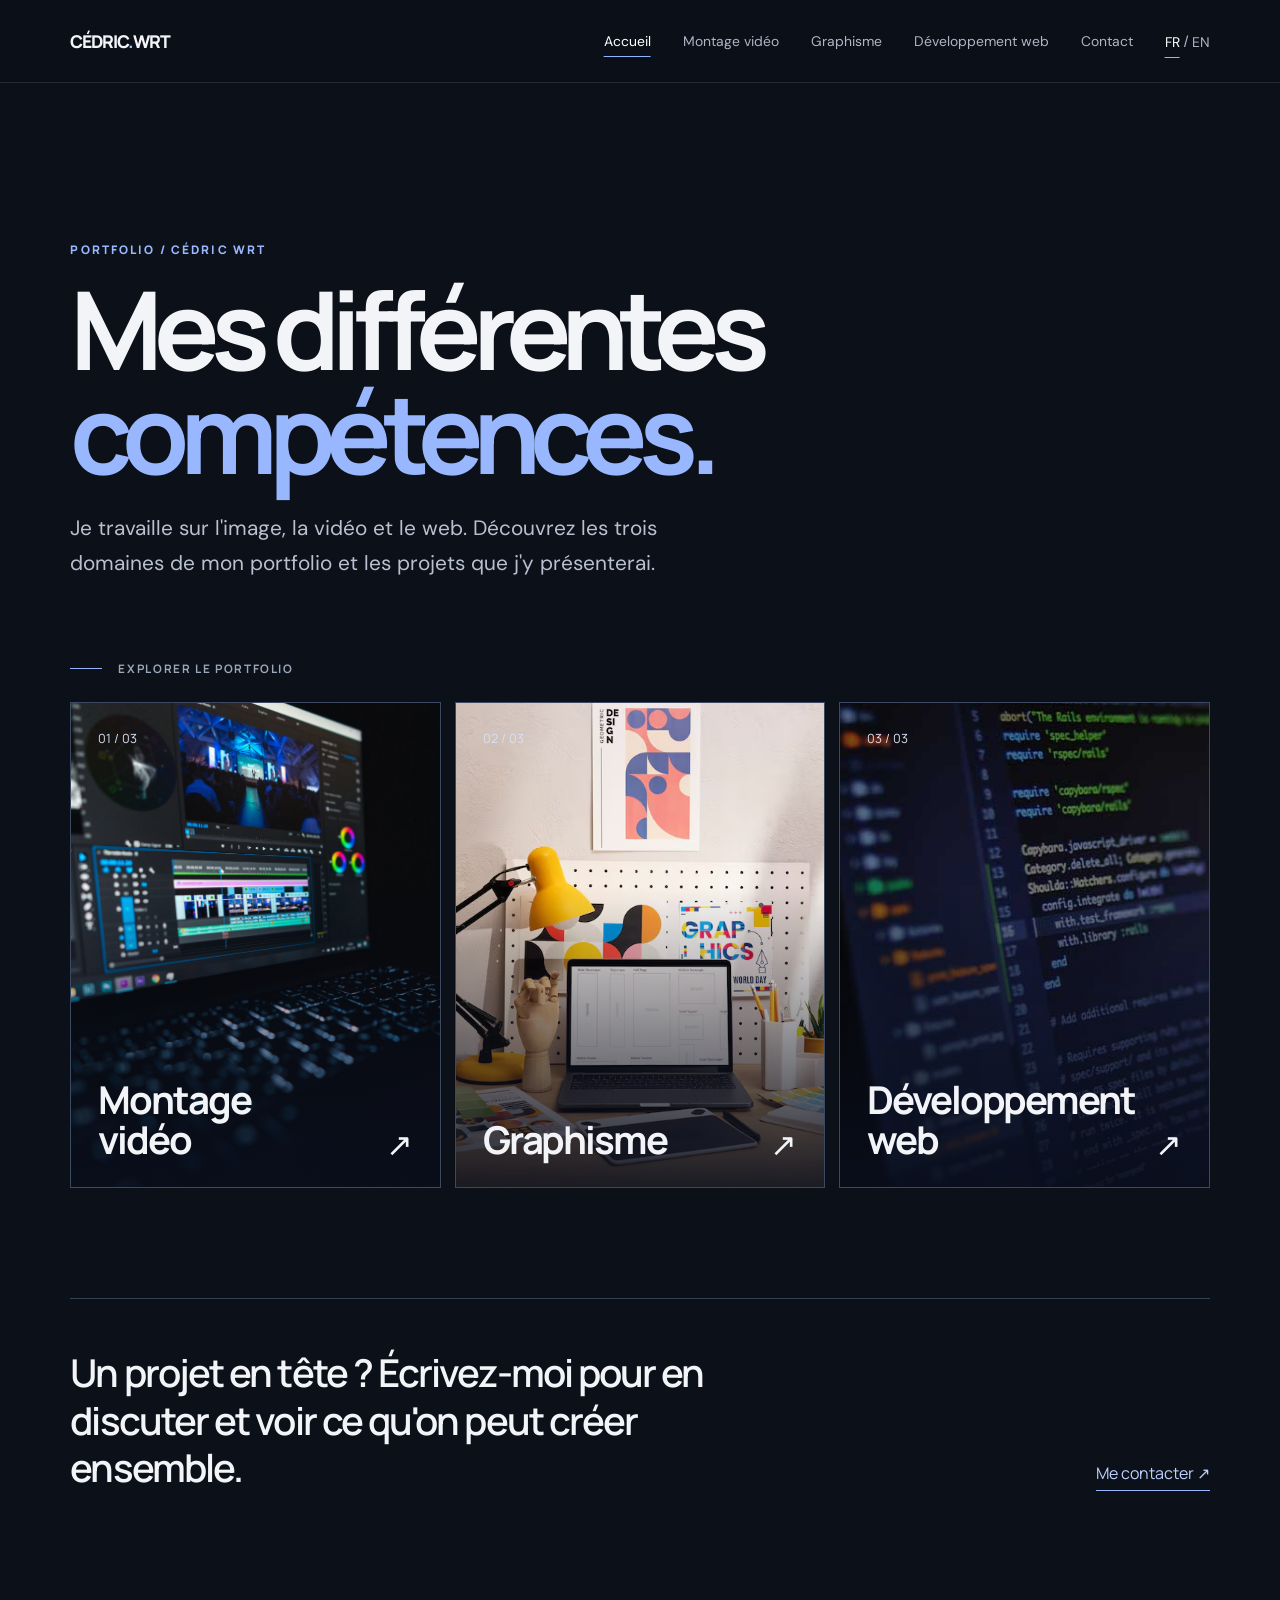
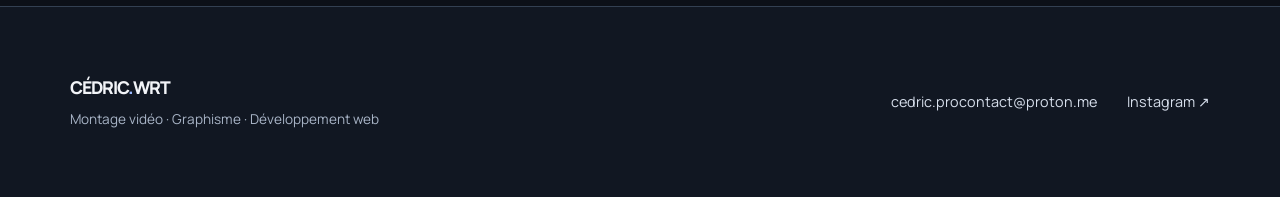
<file: index.html>
<!DOCTYPE html>
<html lang="fr">
  <head>
    <meta charset="utf-8">
    <meta name="viewport" content="width=device-width, initial-scale=1">
    <meta name="description" content="Portfolio de Cédric WRT : montage vidéo, graphisme et développement web.">
    <meta name="theme-color" content="#0c1018">
    <title>Portfoio : Monteur vidéo, graphiste et développeur — Cédric</title>
    <link rel="icon" type="image/svg+xml" href="data:image/svg+xml,%3Csvg%20xmlns%3D%22http%3A//www.w3.org/2000/svg%22%20viewBox%3D%220%200%2064%2064%22%3E%3Crect%20width%3D%2264%22%20height%3D%2264%22%20rx%3D%2214%22%20fill%3D%22%230c1018%22/%3E%3Cpath%20d%3D%22M17%2020h15c10%200%2016%205%2016%2012s-6%2012-16%2012H17V20zm12%208v8h4c4%200%206-1%206-4s-2-4-6-4h-4z%22%20fill%3D%22%239bb9ff%22/%3E%3Ccircle%20cx%3D%2251%22%20cy%3D%2245%22%20r%3D%224%22%20fill%3D%22%239bb9ff%22/%3E%3C/svg%3E">
    <link rel="stylesheet" href="style.css">
    <script src="app.js" defer></script>
  <noscript><style>.menu-toggle { display: none; } .header-inner { height: auto; min-height: 82px; flex-wrap: wrap; padding-top: 20px; padding-bottom: 20px; } .nav { display: flex; position: static; flex-wrap: wrap; } img { opacity: 1 !important; }</style></noscript></head>
  <body data-page="accueil">
    <div id="app"><header class="site-header">
    <div class="shell header-inner">
      <a class="brand" href="index.html" aria-label="Cédric WRT, accueil">
        CÉDRIC<span>.</span>WRT
      </a>

      <button class="menu-toggle" type="button" aria-label="Ouvrir le menu" aria-expanded="false" aria-controls="main-nav">
        Menu
      </button>

      <nav class="nav" id="main-nav" aria-label="Navigation principale">
        <a href="index.html" aria-current="page">Accueil</a><a href="montage-video.html">Montage vidéo</a><a href="graphisme.html">Graphisme</a><a href="developpement-web.html">Développement web</a><a href="contact.html">Contact</a><span class="language-switcher" role="group" aria-label="Langue"><a href="index.html" lang="fr" hreflang="fr" aria-label="Voir cette page en français" aria-current="page">FR</a><span aria-hidden="true"> / </span><a href="index - en.html" lang="en" hreflang="en" aria-label="Voir cette page en anglais">EN</a></span>
      </nav>
    </div>
  </header>
      <main>

    <section class="shell home-hero">
        <span class="eyebrow">Portfolio / Cédric WRT</span>

        <h1>
            Mes différentes<br>
            <em>compétences.</em>
        </h1>

        <p class="lead">
            Je travaille sur l'image, la vidéo et le web.
            Découvrez les trois domaines de mon portfolio
            et les projets que j'y présenterai.
        </p>
    </section>


    <section class="shell" aria-label="Domaines">

        <div class="section-kicker">
            Explorer le portfolio
        </div>

        <div class="tiles">

            <a class="tile" href="montage-video.html">
                <div class="tile-preview">
                    <img src="accueil-montage.jpg" alt="" loading="lazy">
                </div>

                <span class="count">01 / 03</span>

                <span class="tile-footer">
                    <h2>Montage<br>vidéo</h2>
                    <span class="arrow" aria-hidden="true">↗</span>
                </span>
            </a>


            <a class="tile" href="graphisme.html">
                <div class="tile-preview">
                    <img src="accueil-graphisme.jpg" alt="" loading="lazy">
                </div>

                <span class="count">02 / 03</span>

                <span class="tile-footer">
                    <h2>Graphisme</h2>
                    <span class="arrow" aria-hidden="true">↗</span>
                </span>
            </a>


            <a class="tile" href="developpement-web.html">
                <div class="tile-preview">
                    <img src="accueil-web.jpg" alt="" loading="lazy">
                </div>

                <span class="count">03 / 03</span>

                <span class="tile-footer">
                    <h2>Développement<br>web</h2>
                    <span class="arrow" aria-hidden="true">↗</span>
                </span>
            </a>

        </div>


        <div class="closing">

            <h2>
                Un projet en tête ? Écrivez-moi pour en discuter
                et voir ce qu'on peut créer ensemble.
            </h2>

            <a class="text-link" href="contact.html">
                Me contacter ↗
            </a>

        </div>

    </section>

</main>
    <footer class="footer">
    <div class="shell footer-inner">
      <div>
        <a class="brand" href="index.html">
          CÉDRIC<span>.</span>WRT
        </a>
        <p>Montage vidéo · Graphisme · Développement web</p>
      </div>

      <div class="footer-links">
        <a href="mailto:cedric.procontact@proton.me">
          cedric.procontact@proton.me
        </a>

        <a href="https://www.instagram.com/cedric.wrt/" target="_blank" rel="noopener noreferrer">
          Instagram ↗
        </a>
      </div>
    </div>
  </footer></div>
  </body>
</html>
</file>
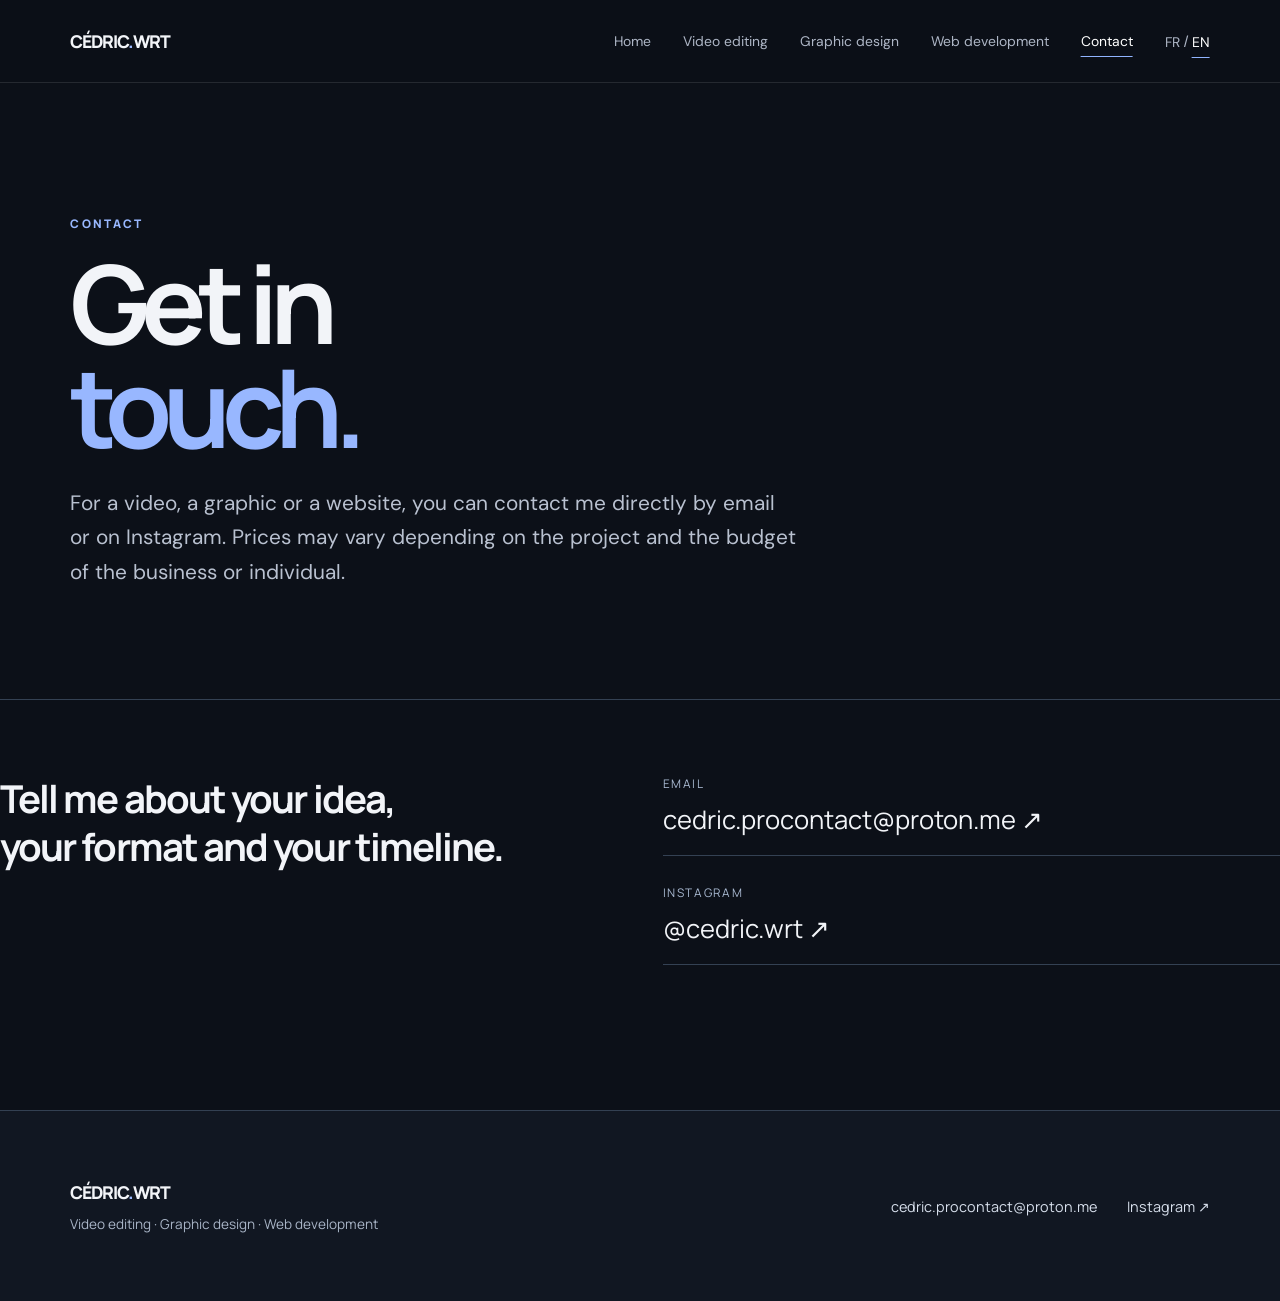
<file: contact - en.html>
<!DOCTYPE html>
<html lang="en">
  <head>
    <meta charset="utf-8">
    <meta name="viewport" content="width=device-width, initial-scale=1">
    <meta name="description" content="Contact Cédric WRT to discuss a video, graphic design or web project and your budget.">
    <meta name="theme-color" content="#0c1018">
    <title>Contact a Video Editor, Graphic Designer & Web Developer — Cédric</title>
    <link rel="icon" type="image/svg+xml" href="data:image/svg+xml,%3Csvg%20xmlns%3D%22http%3A//www.w3.org/2000/svg%22%20viewBox%3D%220%200%2064%2064%22%3E%3Crect%20width%3D%2264%22%20height%3D%2264%22%20rx%3D%2214%22%20fill%3D%22%230c1018%22/%3E%3Cpath%20d%3D%22M17%2020h15c10%200%2016%205%2016%2012s-6%2012-16%2012H17V20zm12%208v8h4c4%200%206-1%206-4s-2-4-6-4h-4z%22%20fill%3D%22%239bb9ff%22/%3E%3Ccircle%20cx%3D%2251%22%20cy%3D%2245%22%20r%3D%224%22%20fill%3D%22%239bb9ff%22/%3E%3C/svg%3E">
    <link rel="stylesheet" href="style.css">
    <script src="app.js" defer></script>
  <meta content="website" property="og:type"><meta content="Contact a Video Editor, Graphic Designer & Web Developer — Cédric" property="og:title"><meta content="Contact Cédric WRT to discuss a video, graphic design or web project and your budget." property="og:description"><meta content="summary" name="twitter:card"><meta content="Contact a Video Editor, Graphic Designer & Web Developer — Cédric" name="twitter:title"><meta content="Contact Cédric WRT to discuss a video, graphic design or web project and your budget." name="twitter:description"><noscript><style>.menu-toggle { display: none; } .header-inner { height: auto; min-height: 82px; flex-wrap: wrap; padding-top: 20px; padding-bottom: 20px; } .nav { display: flex; position: static; flex-wrap: wrap; } img { opacity: 1 !important; }</style></noscript></head>
  <body data-page="contact">
    <div id="app"><header class="site-header">
    <div class="shell header-inner">
      <a class="brand" href="index - en.html" aria-label="Cédric WRT, home">
        CÉDRIC<span>.</span>WRT
      </a>

      <button class="menu-toggle" type="button" aria-label="Open menu" aria-expanded="false" aria-controls="main-nav">
        Menu
      </button>

      <nav class="nav" id="main-nav" aria-label="Main navigation">
        <a href="index - en.html">Home</a><a href="video editing - en.html">Video editing</a><a href="graphisme - en.html">Graphic design</a><a href="webdev - en.html">Web development</a><a href="contact - en.html" aria-current="page">Contact</a><span class="language-switcher" role="group" aria-label="Language"><a href="contact.html" lang="fr" hreflang="fr" aria-label="View this page in French">FR</a><span aria-hidden="true"> / </span><a href="contact - en.html" lang="en" hreflang="en" aria-label="View this page in English" aria-current="page">EN</a></span>
      </nav>
    </div>
  </header>
      <div>

    <main>

        <section class="shell page-intro">

            <span class="eyebrow">
                Contact
            </span>

            <h1>
                Get in<br>
                <em>touch.</em>
            </h1>

            <p class="lead">
                For a video, a graphic or a website, you can contact me directly by email or on Instagram. Prices may vary depending on the project and the budget of the business or individual.
            </p>

        </section>


        <section class="shell contact-block">

            <h2>
                Tell me about your idea,<br>
                your format and your timeline.
            </h2>


            <div class="contact-links">

                <a href="mailto:cedric.procontact@proton.me">
                    <span>Email</span>
                    cedric.procontact@proton.me ↗
                </a>


                <a href="https://www.instagram.com/cedric.wrt/" target="_blank" rel="noopener noreferrer">

                    <span>Instagram</span>
                    @cedric.wrt ↗

                </a>

            </div>

        </section>

    </main>

</div>
    <footer class="footer">
    <div class="shell footer-inner">
      <div>
        <a class="brand" href="index - en.html">
          CÉDRIC<span>.</span>WRT
        </a>
        <p>Video editing · Graphic design · Web development</p>
      </div>

      <div class="footer-links">
        <a href="mailto:cedric.procontact@proton.me">
          cedric.procontact@proton.me
        </a>

        <a href="https://www.instagram.com/cedric.wrt/" target="_blank" rel="noopener noreferrer">
          Instagram ↗
        </a>
      </div>
    </div>
  </footer></div>
  </body>
</html>
</file>
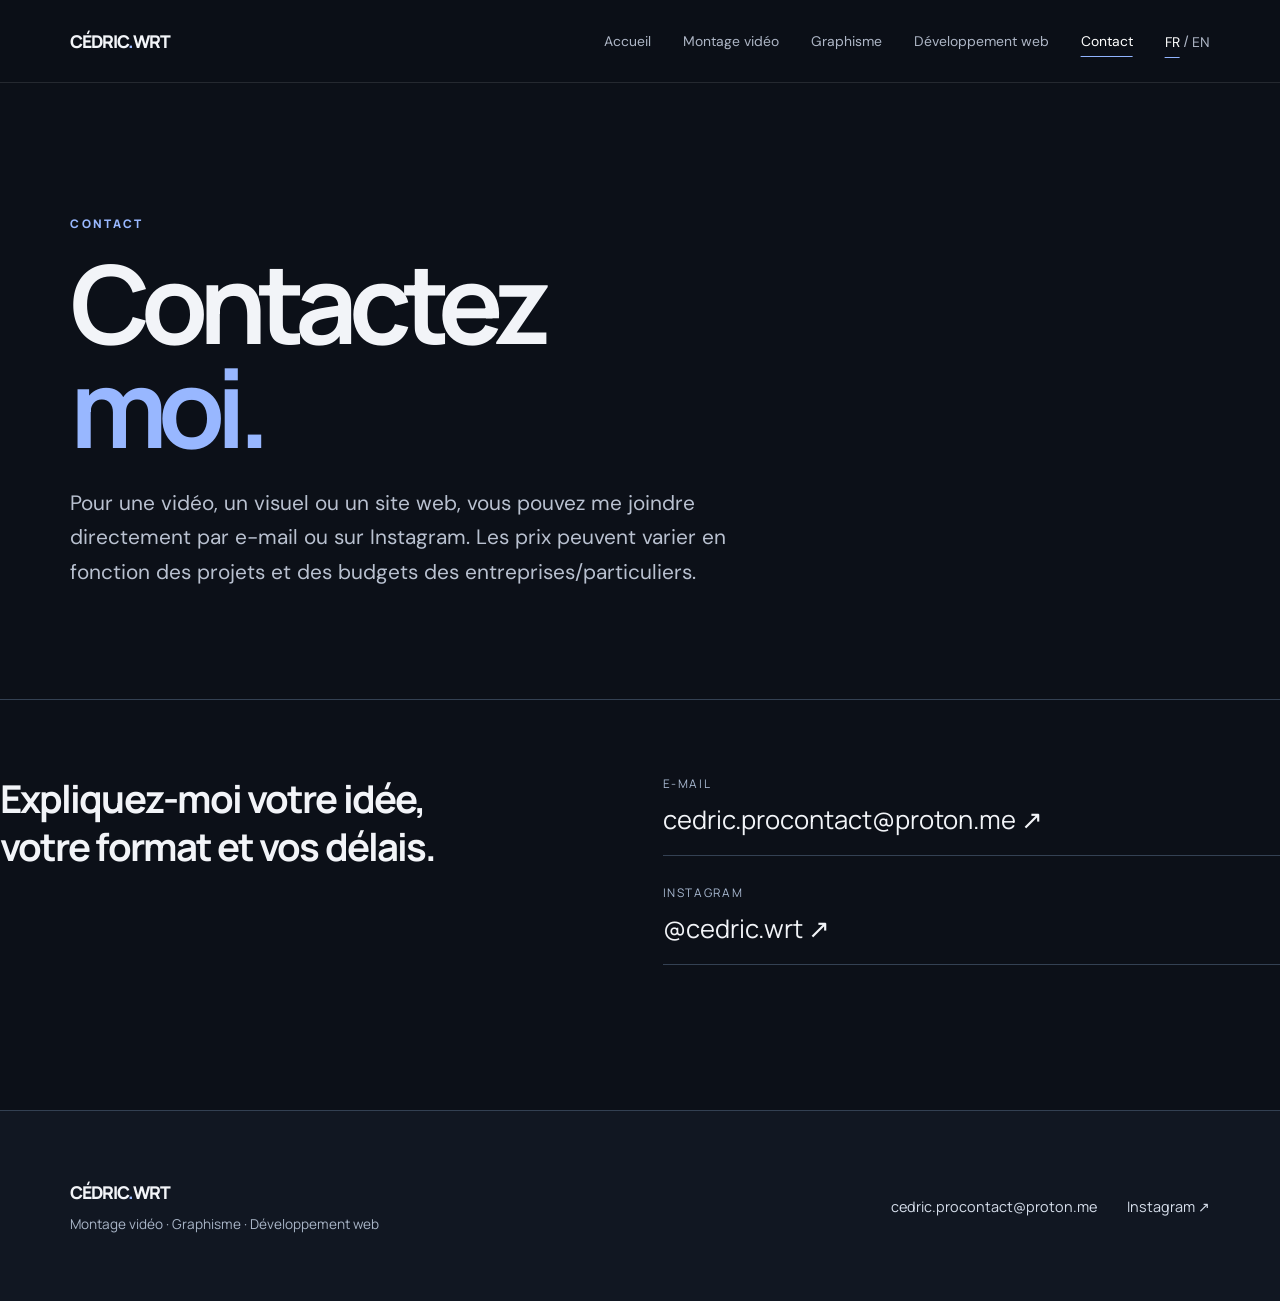
<file: contact.html>
<!DOCTYPE html>
<html lang="fr">
  <head>
    <meta charset="utf-8">
    <meta name="viewport" content="width=device-width, initial-scale=1">
    <meta name="description" content="Contacter Cédric WRT pour un projet créatif.">
    <meta name="theme-color" content="#0c1018">
    <title>Contacter un monteur vidéo, graphiste et développeur — Cédric</title>
    <link rel="icon" type="image/svg+xml" href="data:image/svg+xml,%3Csvg%20xmlns%3D%22http%3A//www.w3.org/2000/svg%22%20viewBox%3D%220%200%2064%2064%22%3E%3Crect%20width%3D%2264%22%20height%3D%2264%22%20rx%3D%2214%22%20fill%3D%22%230c1018%22/%3E%3Cpath%20d%3D%22M17%2020h15c10%200%2016%205%2016%2012s-6%2012-16%2012H17V20zm12%208v8h4c4%200%206-1%206-4s-2-4-6-4h-4z%22%20fill%3D%22%239bb9ff%22/%3E%3Ccircle%20cx%3D%2251%22%20cy%3D%2245%22%20r%3D%224%22%20fill%3D%22%239bb9ff%22/%3E%3C/svg%3E">
    <link rel="stylesheet" href="style.css">
    <script src="app.js" defer></script>
  <noscript><style>.menu-toggle { display: none; } .header-inner { height: auto; min-height: 82px; flex-wrap: wrap; padding-top: 20px; padding-bottom: 20px; } .nav { display: flex; position: static; flex-wrap: wrap; } img { opacity: 1 !important; }</style></noscript></head>
  <body data-page="contact">
    <div id="app"><header class="site-header">
    <div class="shell header-inner">
      <a class="brand" href="index.html" aria-label="Cédric WRT, accueil">
        CÉDRIC<span>.</span>WRT
      </a>

      <button class="menu-toggle" type="button" aria-label="Ouvrir le menu" aria-expanded="false" aria-controls="main-nav">
        Menu
      </button>

      <nav class="nav" id="main-nav" aria-label="Navigation principale">
        <a href="index.html">Accueil</a><a href="montage-video.html">Montage vidéo</a><a href="graphisme.html">Graphisme</a><a href="developpement-web.html">Développement web</a><a href="contact.html" aria-current="page">Contact</a><span class="language-switcher" role="group" aria-label="Langue"><a href="contact.html" lang="fr" hreflang="fr" aria-label="Voir cette page en français" aria-current="page">FR</a><span aria-hidden="true"> / </span><a href="contact - en.html" lang="en" hreflang="en" aria-label="Voir cette page en anglais">EN</a></span>
      </nav>
    </div>
  </header>
      <div>

    <main>

        <section class="shell page-intro">

            <span class="eyebrow">
                Contact
            </span>

            <h1>
                Contactez<br>
                <em>moi.</em>
            </h1>

            <p class="lead">
                Pour une vidéo, un visuel ou un site web,
                vous pouvez me joindre directement par e-mail
                ou sur Instagram. Les prix peuvent varier en 
                fonction des projets et des budgets des entreprises/particuliers.
            </p>

        </section>


        <section class="shell contact-block">

            <h2>
                Expliquez-moi votre idée,<br>
                votre format et vos délais.
            </h2>


            <div class="contact-links">

                <a href="mailto:cedric.procontact@proton.me">
                    <span>E-mail</span>
                    cedric.procontact@proton.me ↗
                </a>


                <a href="https://www.instagram.com/cedric.wrt/" target="_blank" rel="noopener noreferrer">

                    <span>Instagram</span>
                    @cedric.wrt ↗

                </a>

            </div>

        </section>

    </main>

</div>
    <footer class="footer">
    <div class="shell footer-inner">
      <div>
        <a class="brand" href="index.html">
          CÉDRIC<span>.</span>WRT
        </a>
        <p>Montage vidéo · Graphisme · Développement web</p>
      </div>

      <div class="footer-links">
        <a href="mailto:cedric.procontact@proton.me">
          cedric.procontact@proton.me
        </a>

        <a href="https://www.instagram.com/cedric.wrt/" target="_blank" rel="noopener noreferrer">
          Instagram ↗
        </a>
      </div>
    </div>
  </footer></div>
  </body>
</html>
</file>
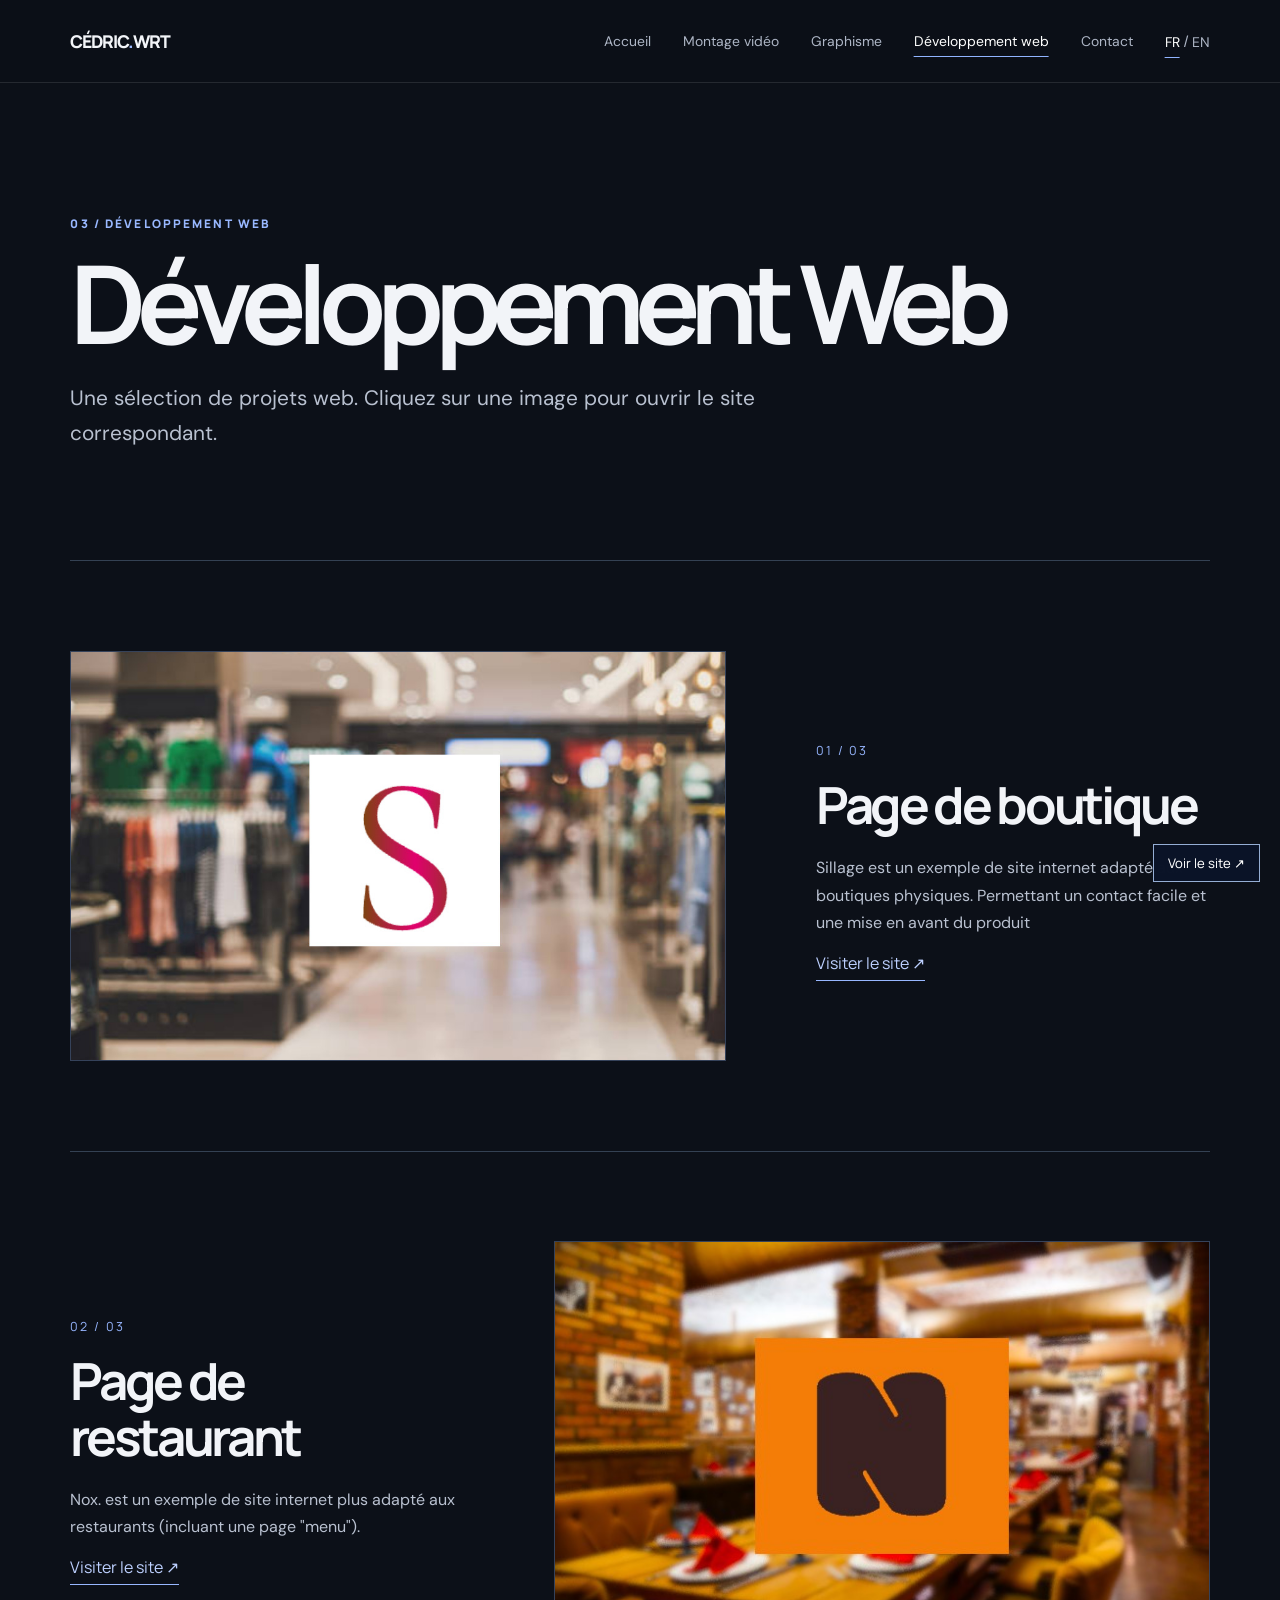
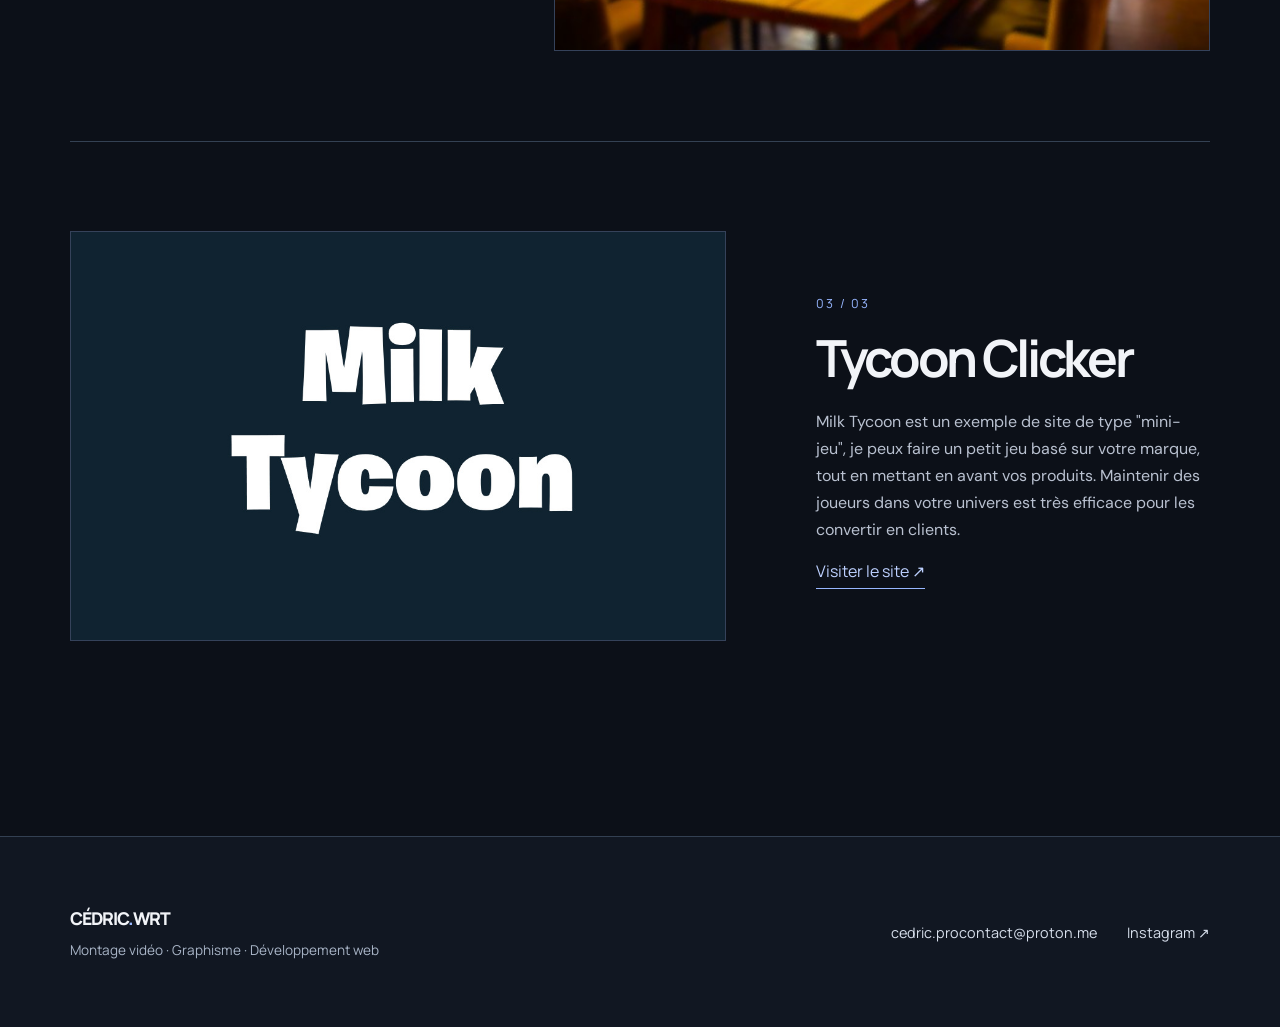
<file: developpement-web.html>
<!DOCTYPE html>
<html lang="fr">
  <head>
    <meta charset="utf-8">
    <meta name="viewport" content="width=device-width, initial-scale=1">
    <meta name="description" content="Projets de développement web par Cédric WRT.">
    <meta name="theme-color" content="#0c1018">
    <title>Développeur web pas cher — Cédric</title>
    <link rel="icon" type="image/svg+xml" href="data:image/svg+xml,%3Csvg%20xmlns%3D%22http%3A//www.w3.org/2000/svg%22%20viewBox%3D%220%200%2064%2064%22%3E%3Crect%20width%3D%2264%22%20height%3D%2264%22%20rx%3D%2214%22%20fill%3D%22%230c1018%22/%3E%3Cpath%20d%3D%22M17%2020h15c10%200%2016%205%2016%2012s-6%2012-16%2012H17V20zm12%208v8h4c4%200%206-1%206-4s-2-4-6-4h-4z%22%20fill%3D%22%239bb9ff%22/%3E%3Ccircle%20cx%3D%2251%22%20cy%3D%2245%22%20r%3D%224%22%20fill%3D%22%239bb9ff%22/%3E%3C/svg%3E">
    <link rel="stylesheet" href="style.css">
    <script src="app.js" defer></script>
  <noscript><style>.menu-toggle { display: none; } .header-inner { height: auto; min-height: 82px; flex-wrap: wrap; padding-top: 20px; padding-bottom: 20px; } .nav { display: flex; position: static; flex-wrap: wrap; } img { opacity: 1 !important; }</style></noscript></head>
  <body data-page="web">
    <div id="app"><header class="site-header">
    <div class="shell header-inner">
      <a class="brand" href="index.html" aria-label="Cédric WRT, accueil">
        CÉDRIC<span>.</span>WRT
      </a>

      <button class="menu-toggle" type="button" aria-label="Ouvrir le menu" aria-expanded="false" aria-controls="main-nav">
        Menu
      </button>

      <nav class="nav" id="main-nav" aria-label="Navigation principale">
        <a href="index.html">Accueil</a><a href="montage-video.html">Montage vidéo</a><a href="graphisme.html">Graphisme</a><a href="developpement-web.html" aria-current="page">Développement web</a><a href="contact.html">Contact</a><span class="language-switcher" role="group" aria-label="Langue"><a href="developpement-web.html" lang="fr" hreflang="fr" aria-label="Voir cette page en français" aria-current="page">FR</a><span aria-hidden="true"> / </span><a href="webdev - en.html" lang="en" hreflang="en" aria-label="Voir cette page en anglais">EN</a></span>
      </nav>
    </div>
  </header>
      <div>

    <main>

        <section class="shell page-intro">

            <span class="eyebrow">
                03 / Développement web
            </span>

            <h1>
                Développement Web
            </h1>

            <p class="lead">
                Une sélection de projets web. Cliquez sur une image
                pour ouvrir le site correspondant.
            </p>

        </section>


        <div class="shell work-list">


            <article class="work-row">

                <a class="media-link" href="https://cedricverse7.github.io/landingpage/" target="_blank" rel="noopener noreferrer" aria-label="Ouvrir Page de boutique dans un nouvel onglet">

                    <div class="media-frame">

                        <img src="site-01.jpg" alt="Page de boutique" loading="lazy">

                        <div class="placeholder" aria-hidden="true">
                            <span class="symbol">▧</span>
                            <span>Image à ajouter</span>
                            <small>site-01.jpg</small>
                        </div>

                    </div>

                    <span class="external-badge">
                        Voir le site ↗
                    </span>

                </a>


                <div class="work-copy">

                    <span class="index">
                        01 / 03
                    </span>

                    <h2>
                        Page de boutique
                    </h2>

                    <p>
                        Sillage est un exemple de site internet adapté
                        aux boutiques physiques. Permettant un contact
                        facile et une mise en avant du produit
                    </p>

                    <a class="text-link" href="https://cedricverse7.github.io/landingpage/" target="_blank" rel="noopener noreferrer">
                        Visiter le site ↗
                    </a>

                </div>

            </article>


            <article class="work-row reverse">

                <a class="media-link" href="https://cedricverse7.github.io/restaurant.landingpage/" target="_blank" rel="noopener noreferrer" aria-label="Ouvrir Page de restaurant dans un nouvel onglet">

                    <div class="media-frame">

                        <img src="site-02.jpg" alt="Page de restaurant" loading="lazy">

                        <div class="placeholder" aria-hidden="true">
                            <span class="symbol">▧</span>
                            <span>Image à ajouter</span>
                            <small>site-02.jpg</small>
                        </div>

                    </div>

                    <span class="external-badge">
                        Voir le site ↗
                    </span>

                </a>


                <div class="work-copy">

                    <span class="index">
                        02 / 03
                    </span>

                    <h2>
                        Page de restaurant
                    </h2>

                    <p>
                        Nox. est un exemple de site internet plus adapté
                        aux restaurants (incluant une page "menu").
                    </p>

                    <a class="text-link" href="https://cedricverse7.github.io/restaurant.landingpage/" target="_blank" rel="noopener noreferrer">
                        Visiter le site ↗
                    </a>

                </div>

            </article>


            <article class="work-row">

                <a class="media-link" href="https://cedricverse7.github.io/tycoontemplate/" target="_blank" rel="noopener noreferrer" aria-label="Ouvrir Tycoon Clicker dans un nouvel onglet">

                    <div class="media-frame">

                        <img src="site-03.jpg" alt="Tycoon Clicker" loading="lazy">

                        <div class="placeholder" aria-hidden="true">
                            <span class="symbol">▧</span>
                            <span>Image à ajouter</span>
                            <small>site-03.jpg</small>
                        </div>

                    </div>

                    <span class="external-badge">
                        Voir le site ↗
                    </span>

                </a>


                <div class="work-copy">

                    <span class="index">
                        03 / 03
                    </span>

                    <h2>
                        Tycoon Clicker
                    </h2>

                    <p>
                        Milk Tycoon est un exemple de site de type
                        "mini-jeu", je peux faire un petit jeu basé
                        sur votre marque, tout en mettant en avant
                        vos produits. Maintenir des joueurs dans votre
                        univers est très efficace pour les convertir
                        en clients.
                    </p>

                    <a class="text-link" href="https://cedricverse7.github.io/tycoontemplate/" target="_blank" rel="noopener noreferrer">
                        Visiter le site ↗
                    </a>

                </div>

            </article>


        </div>

    </main>

</div>
    <footer class="footer">
    <div class="shell footer-inner">
      <div>
        <a class="brand" href="index.html">
          CÉDRIC<span>.</span>WRT
        </a>
        <p>Montage vidéo · Graphisme · Développement web</p>
      </div>

      <div class="footer-links">
        <a href="mailto:cedric.procontact@proton.me">
          cedric.procontact@proton.me
        </a>

        <a href="https://www.instagram.com/cedric.wrt/" target="_blank" rel="noopener noreferrer">
          Instagram ↗
        </a>
      </div>
    </div>
  </footer></div>
  </body>
</html>
</file>
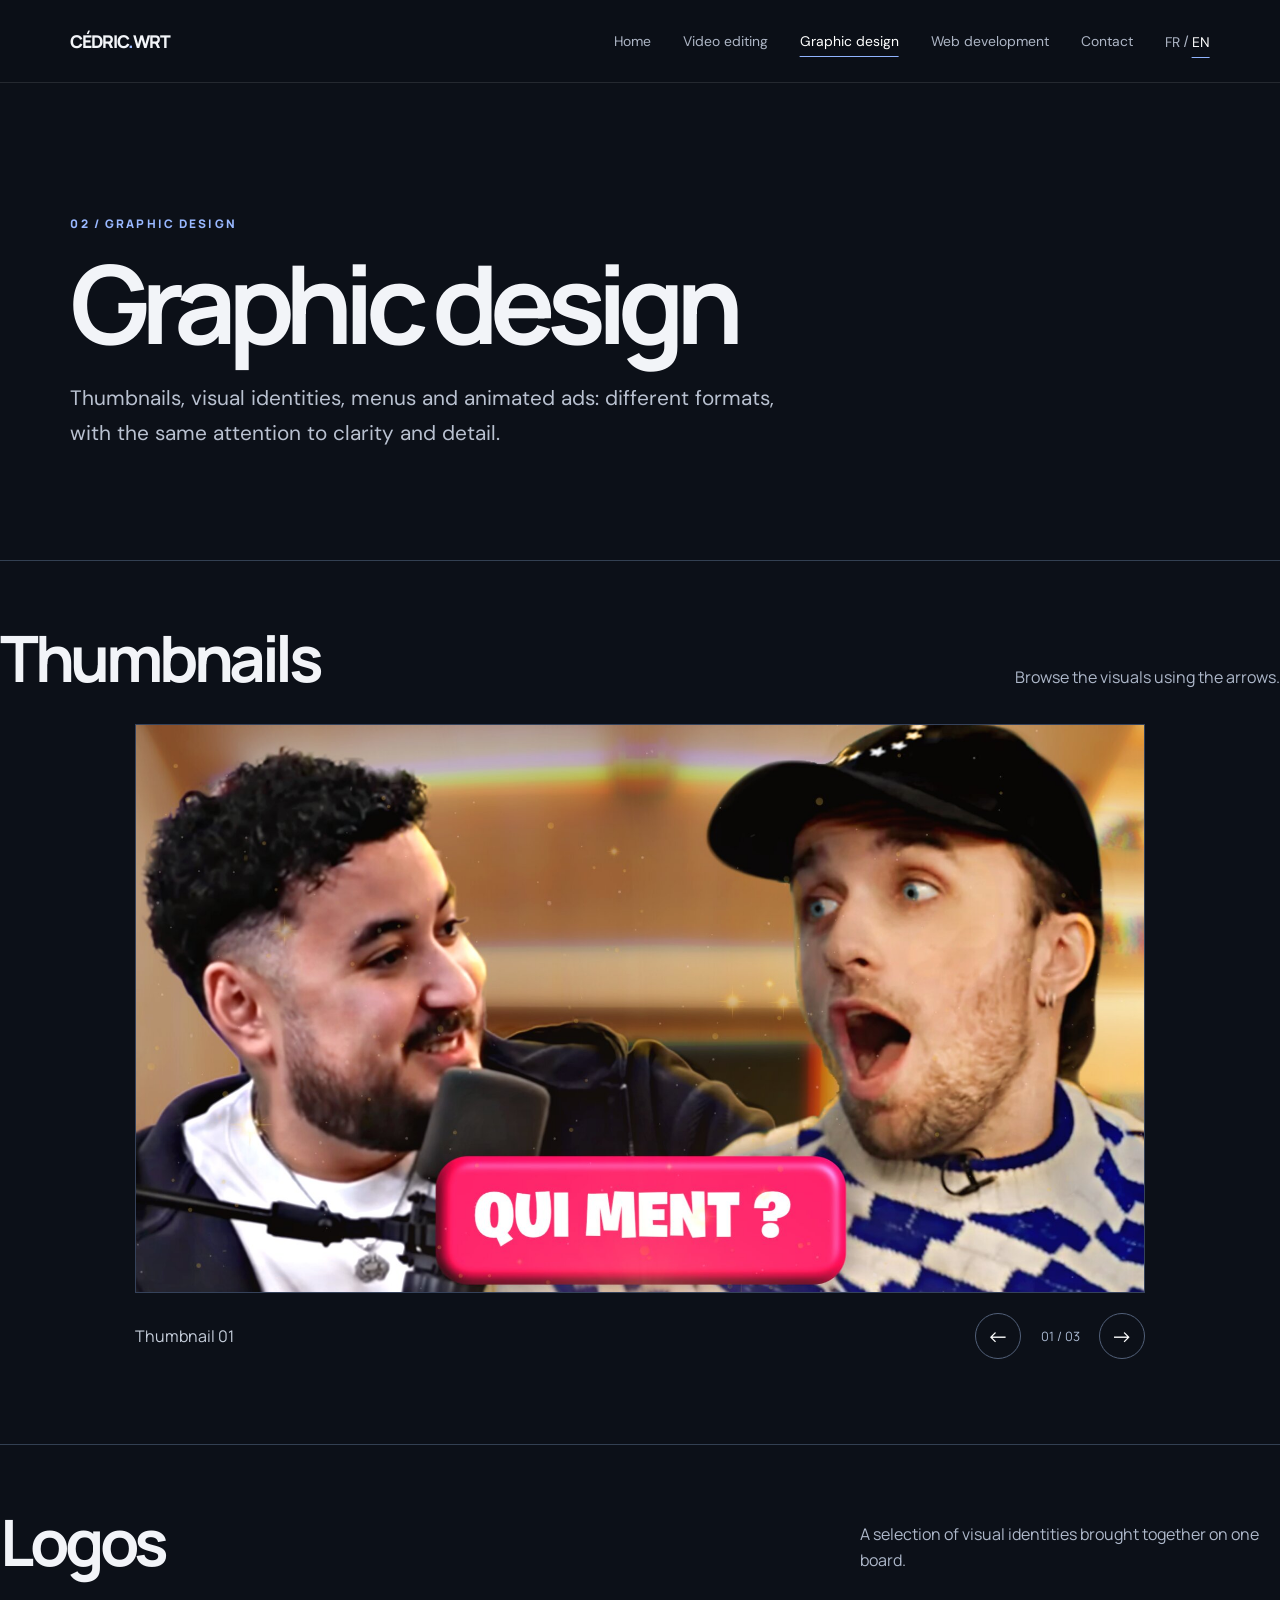
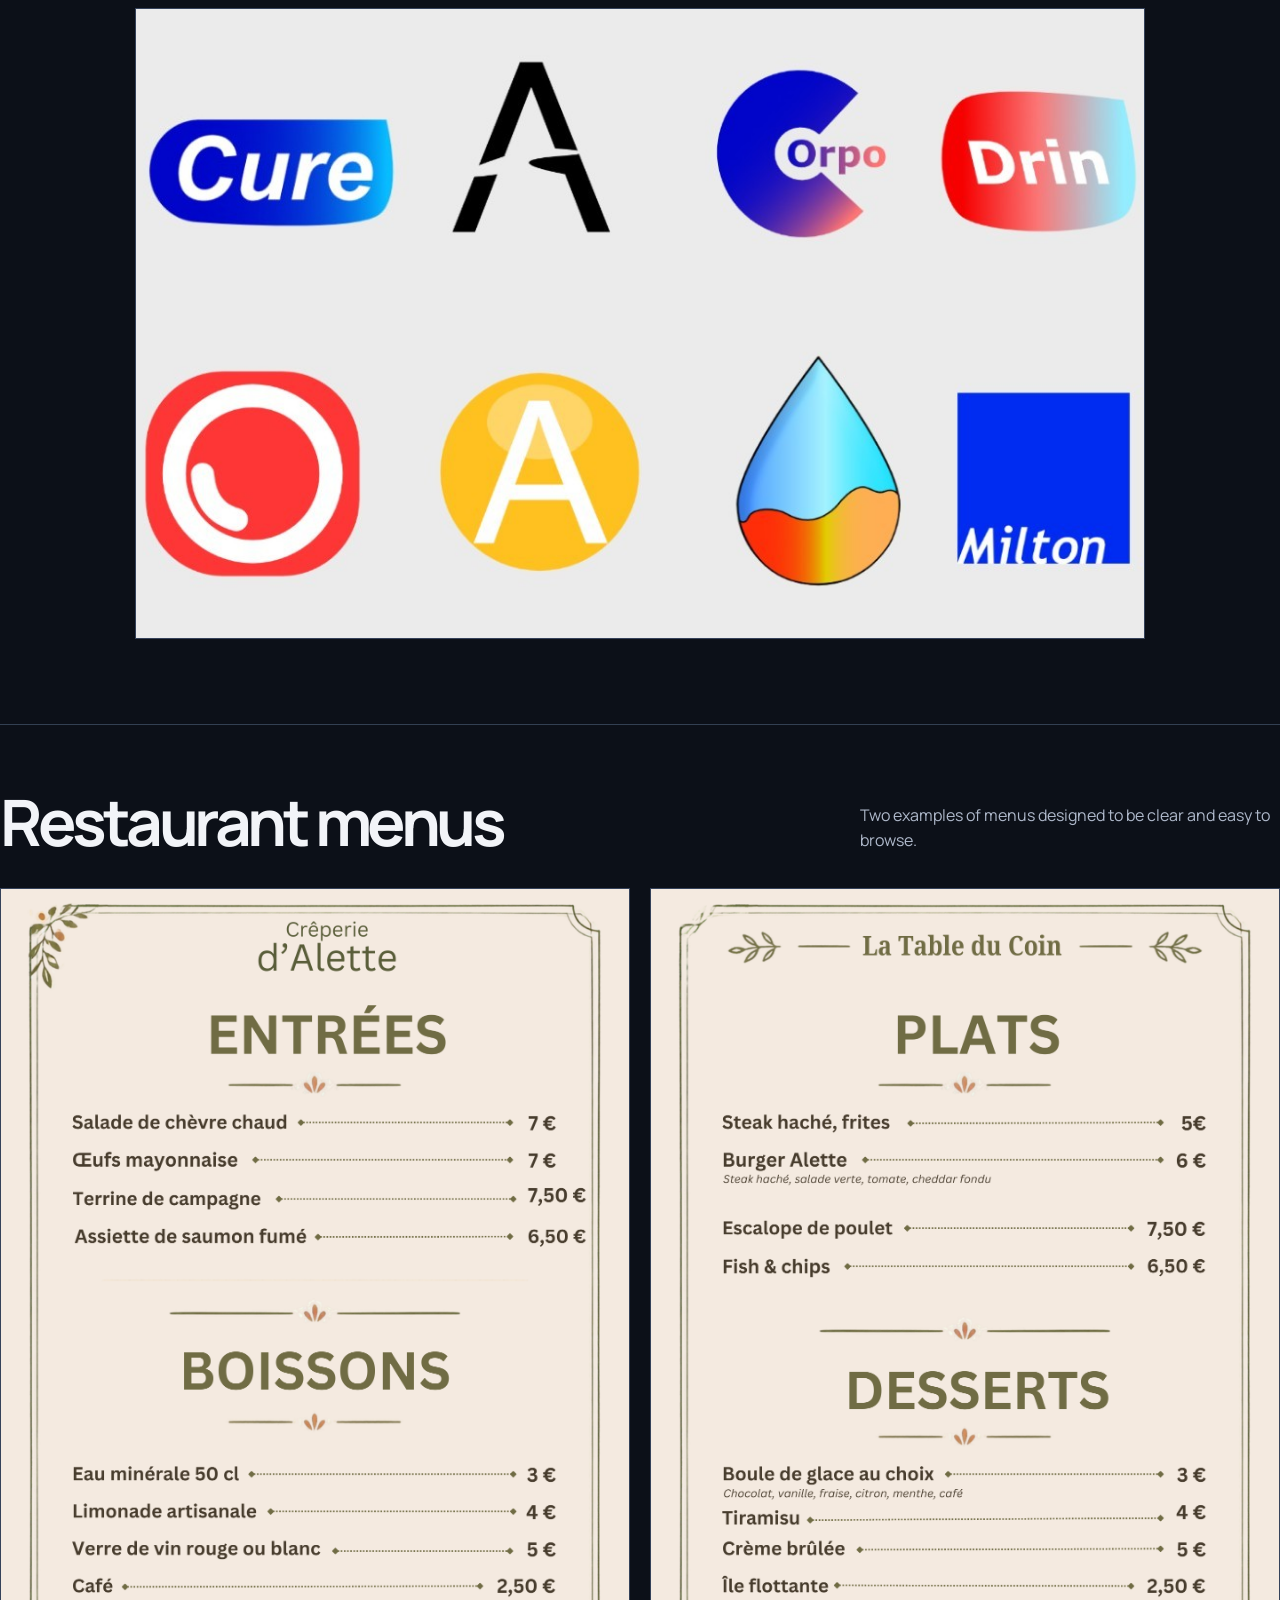
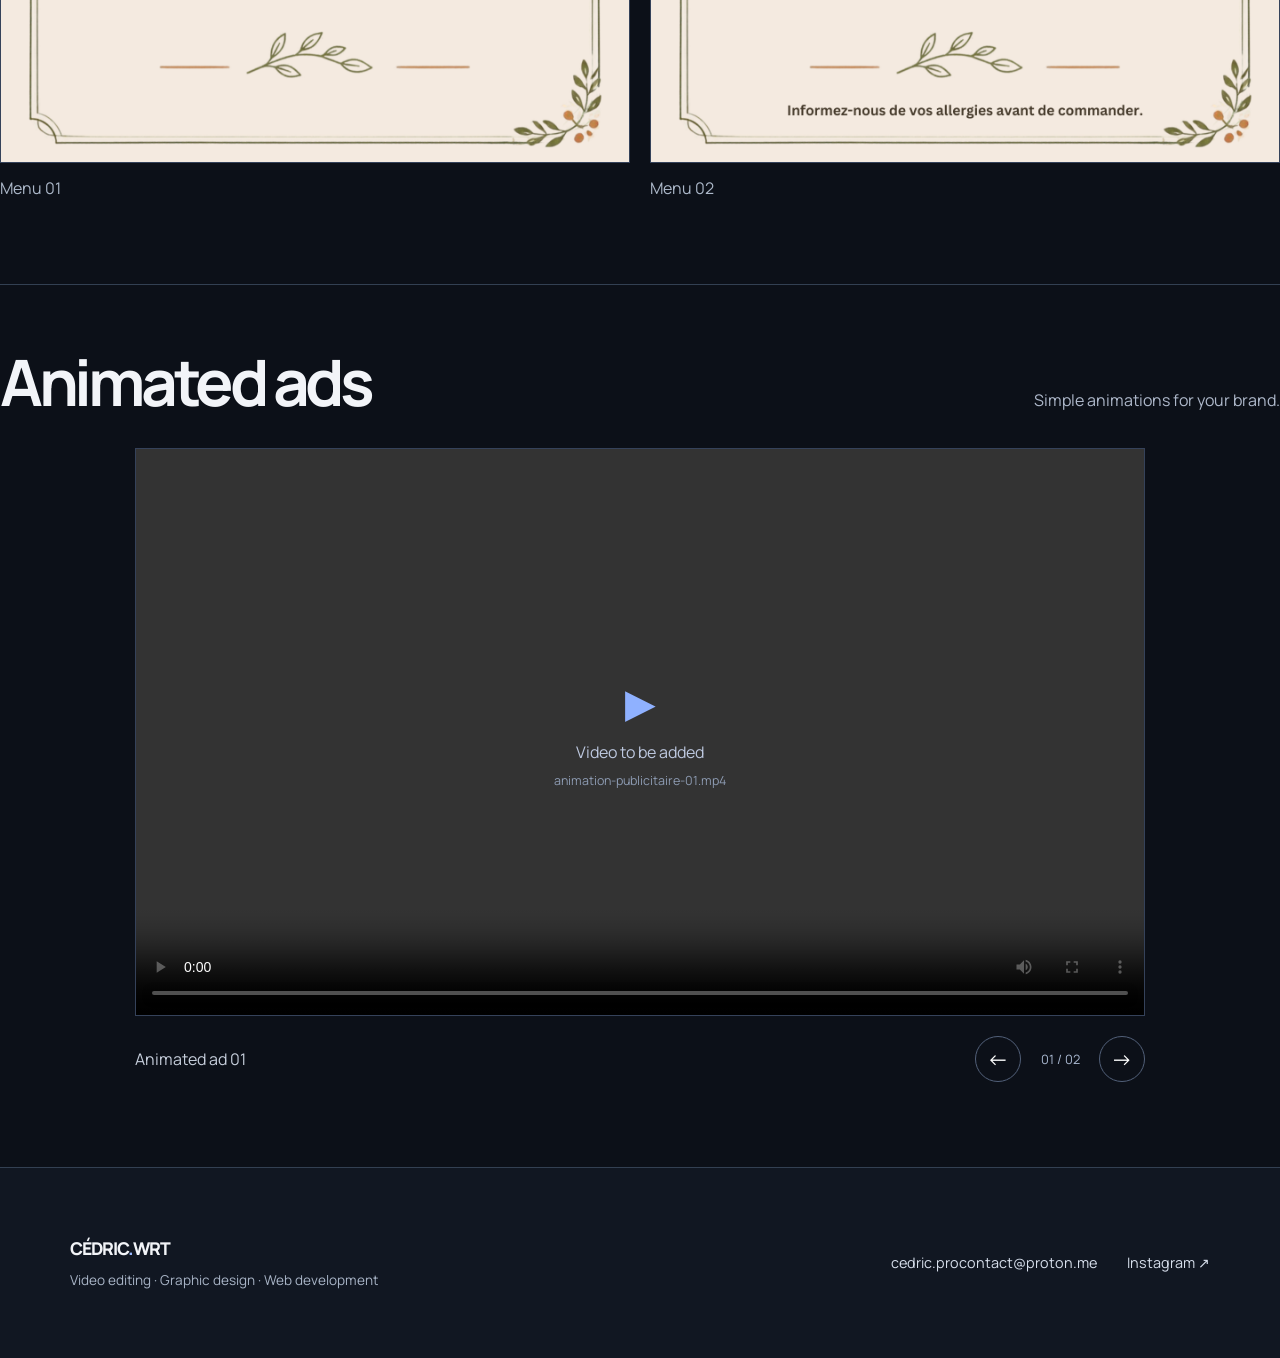
<file: graphisme - en.html>
<!DOCTYPE html>
<html lang="en">
  <head>
    <meta charset="utf-8">
    <meta name="viewport" content="width=device-width, initial-scale=1">
    <meta name="description" content="Explore Cédric WRT’s thumbnails, logos, restaurant menus and animated ads.">
    <meta name="theme-color" content="#0c1018">
    <title>Graphic Designer & Thumbnail Designer — Cédric</title>
    <link rel="icon" type="image/svg+xml" href="data:image/svg+xml,%3Csvg%20xmlns%3D%22http%3A//www.w3.org/2000/svg%22%20viewBox%3D%220%200%2064%2064%22%3E%3Crect%20width%3D%2264%22%20height%3D%2264%22%20rx%3D%2214%22%20fill%3D%22%230c1018%22/%3E%3Cpath%20d%3D%22M17%2020h15c10%200%2016%205%2016%2012s-6%2012-16%2012H17V20zm12%208v8h4c4%200%206-1%206-4s-2-4-6-4h-4z%22%20fill%3D%22%239bb9ff%22/%3E%3Ccircle%20cx%3D%2251%22%20cy%3D%2245%22%20r%3D%224%22%20fill%3D%22%239bb9ff%22/%3E%3C/svg%3E">
    <link rel="stylesheet" href="style.css">
    <script src="app.js" defer></script>
  <meta content="website" property="og:type"><meta content="Graphic Designer & Thumbnail Designer — Cédric" property="og:title"><meta content="Explore Cédric WRT’s thumbnails, logos, restaurant menus and animated ads." property="og:description"><meta content="summary" name="twitter:card"><meta content="Graphic Designer & Thumbnail Designer — Cédric" name="twitter:title"><meta content="Explore Cédric WRT’s thumbnails, logos, restaurant menus and animated ads." name="twitter:description"><noscript><style>.menu-toggle { display: none; } .header-inner { height: auto; min-height: 82px; flex-wrap: wrap; padding-top: 20px; padding-bottom: 20px; } .nav { display: flex; position: static; flex-wrap: wrap; } img { opacity: 1 !important; }</style></noscript></head>
  <body data-page="graphisme">
    <div id="app"><header class="site-header">
    <div class="shell header-inner">
      <a class="brand" href="index - en.html" aria-label="Cédric WRT, home">
        CÉDRIC<span>.</span>WRT
      </a>

      <button class="menu-toggle" type="button" aria-label="Open menu" aria-expanded="false" aria-controls="main-nav">
        Menu
      </button>

      <nav class="nav" id="main-nav" aria-label="Main navigation">
        <a href="index - en.html">Home</a><a href="video editing - en.html">Video editing</a><a href="graphisme - en.html" aria-current="page">Graphic design</a><a href="webdev - en.html">Web development</a><a href="contact - en.html">Contact</a><span class="language-switcher" role="group" aria-label="Language"><a href="graphisme.html" lang="fr" hreflang="fr" aria-label="View this page in French">FR</a><span aria-hidden="true"> / </span><a href="graphisme - en.html" lang="en" hreflang="en" aria-label="View this page in English" aria-current="page">EN</a></span>
      </nav>
    </div>
  </header>
      <div>

    <main>

        <section class="shell page-intro">

            <span class="eyebrow">
                02 / Graphic design
            </span>

            <h1>
                Graphic design
            </h1>

            <p class="lead">
                Thumbnails, visual identities, menus and animated ads: different formats, with the same attention to clarity and detail.
            </p>

        </section>


        <section class="gallery-section shell">

            <div class="section-heading">

                <h2>
                    Thumbnails
                </h2>

                <p>
                    Browse the visuals using the arrows.
                </p>

            </div>


            <div class="carousel" data-gallery="thumbnails" data-kind="image">

                <div class="slide-visual media-frame">
          <img src="miniature-01.jpg" alt="Thumbnail 01">

          <div class="placeholder" aria-hidden="true">
            <span class="symbol">▧</span>
            Image to be added
            <small>miniature-01.jpg</small>
          </div>
        </div>

                <div class="carousel-bottom">

                    <p class="slide-caption" aria-live="polite">Thumbnail 01</p>

                    <div class="carousel-controls">

                        <button type="button" class="prev" aria-label="Previous image or video">
                            ←
                        </button>

                        <span class="counter" aria-live="polite">01 / 03</span>

                        <button type="button" class="next" aria-label="Next image or video">
                            →
                        </button>

                    </div>

                </div>

            </div>

        </section>


        <section class="gallery-section shell">

            <div class="section-heading">

                <h2>
                    Logos
                </h2>

                <p>
                    A selection of visual identities brought together on one board.
                </p>

            </div>

            <div class="logo-board">

                <div class="media-frame">

                    <img src="board-logos.jpg" alt="Logo board" loading="lazy">

                    <div class="placeholder" aria-hidden="true">
                        <span class="symbol">▧</span>
                        <span>Image to be added</span>
                        <small>board-logos.jpg</small>
                    </div>

                </div>

            </div>

        </section>


        <section class="gallery-section shell">

            <div class="section-heading">

                <h2>
                    Restaurant menus
                </h2>

                <p>
                    Two examples of menus designed to be clear and easy to browse.
                </p>

            </div>


            <div class="two-up">

                <div>

                    <div class="media-frame">

                        <img src="menu-restaurant-01.png" alt="First restaurant menu" loading="lazy">

                        <div class="placeholder" aria-hidden="true">
                            <span class="symbol">▧</span>
                            <span>Image to be added</span>
                            <small>menu-restaurant-01.png</small>
                        </div>

                    </div>

                    <p class="card-caption">
                        Menu 01
                    </p>

                </div>


                <div>

                    <div class="media-frame">

                        <img src="menu-restaurant-02.png" alt="Second restaurant menu" loading="lazy">

                        <div class="placeholder" aria-hidden="true">
                            <span class="symbol">▧</span>
                            <span>Image to be added</span>
                            <small>menu-restaurant-02.png</small>
                        </div>

                    </div>

                    <p class="card-caption">
                        Menu 02
                    </p>

                </div>

            </div>

        </section>


        <section class="gallery-section shell">

            <div class="section-heading">

                <h2>
                    Animated ads
                </h2>

                <p>
                    Simple animations for your brand.
                </p>

            </div>


            <div class="carousel" data-gallery="ads" data-kind="video">

                <div class="slide-visual media-frame">
          <video src="animation-publicitaire-01.mp4" preload="metadata" controls playsinline aria-label="Animated ad 01">
          </video>

          <div class="placeholder" aria-hidden="true">
            <span class="symbol">▶</span>
            Video to be added
            <small>animation-publicitaire-01.mp4</small>
          </div>
        </div>

                <div class="carousel-bottom">

                    <p class="slide-caption" aria-live="polite">Animated ad 01</p>

                    <div class="carousel-controls">

                        <button type="button" class="prev" aria-label="Previous image or video">
                            ←
                        </button>

                        <span class="counter" aria-live="polite">01 / 02</span>

                        <button type="button" class="next" aria-label="Next image or video">
                            →
                        </button>

                    </div>

                </div>

            </div>

        </section>

    </main>

</div>
    <footer class="footer">
    <div class="shell footer-inner">
      <div>
        <a class="brand" href="index - en.html">
          CÉDRIC<span>.</span>WRT
        </a>
        <p>Video editing · Graphic design · Web development</p>
      </div>

      <div class="footer-links">
        <a href="mailto:cedric.procontact@proton.me">
          cedric.procontact@proton.me
        </a>

        <a href="https://www.instagram.com/cedric.wrt/" target="_blank" rel="noopener noreferrer">
          Instagram ↗
        </a>
      </div>
    </div>
  </footer></div>
  </body>
</html>
</file>
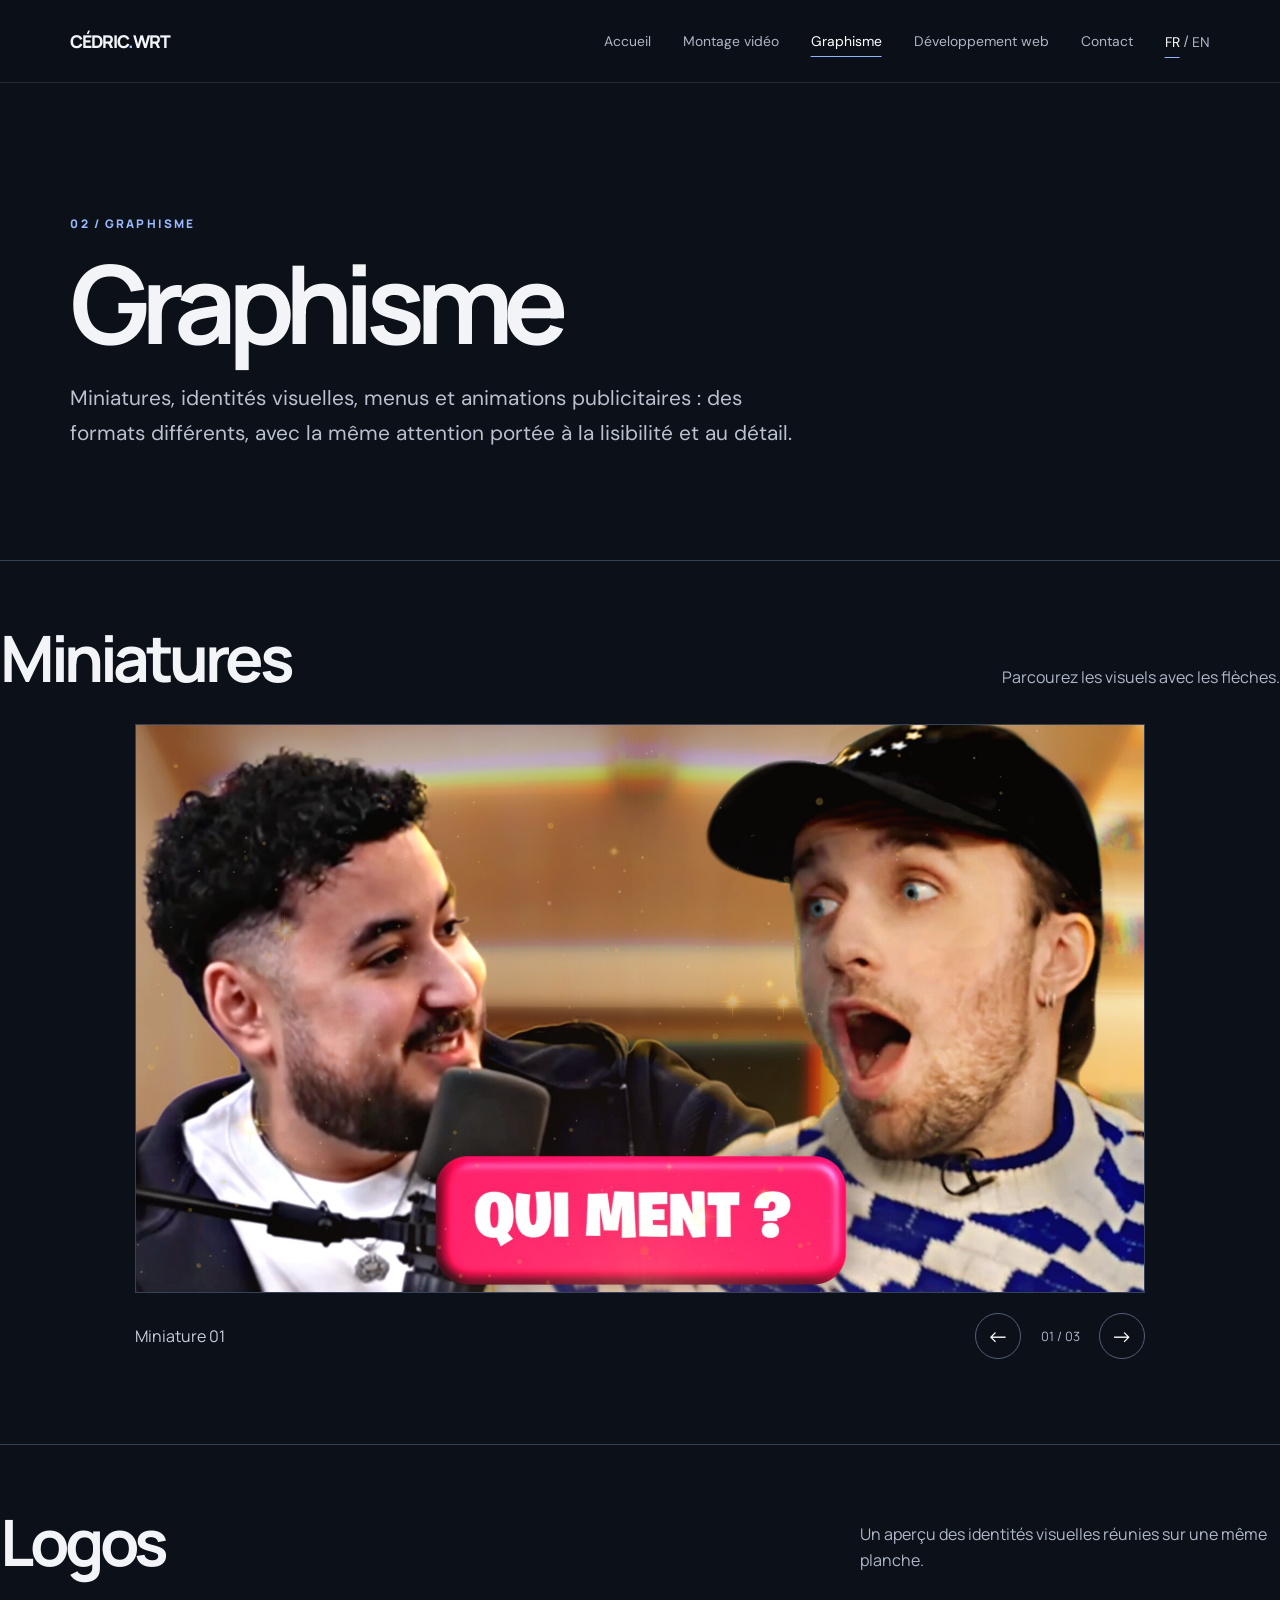
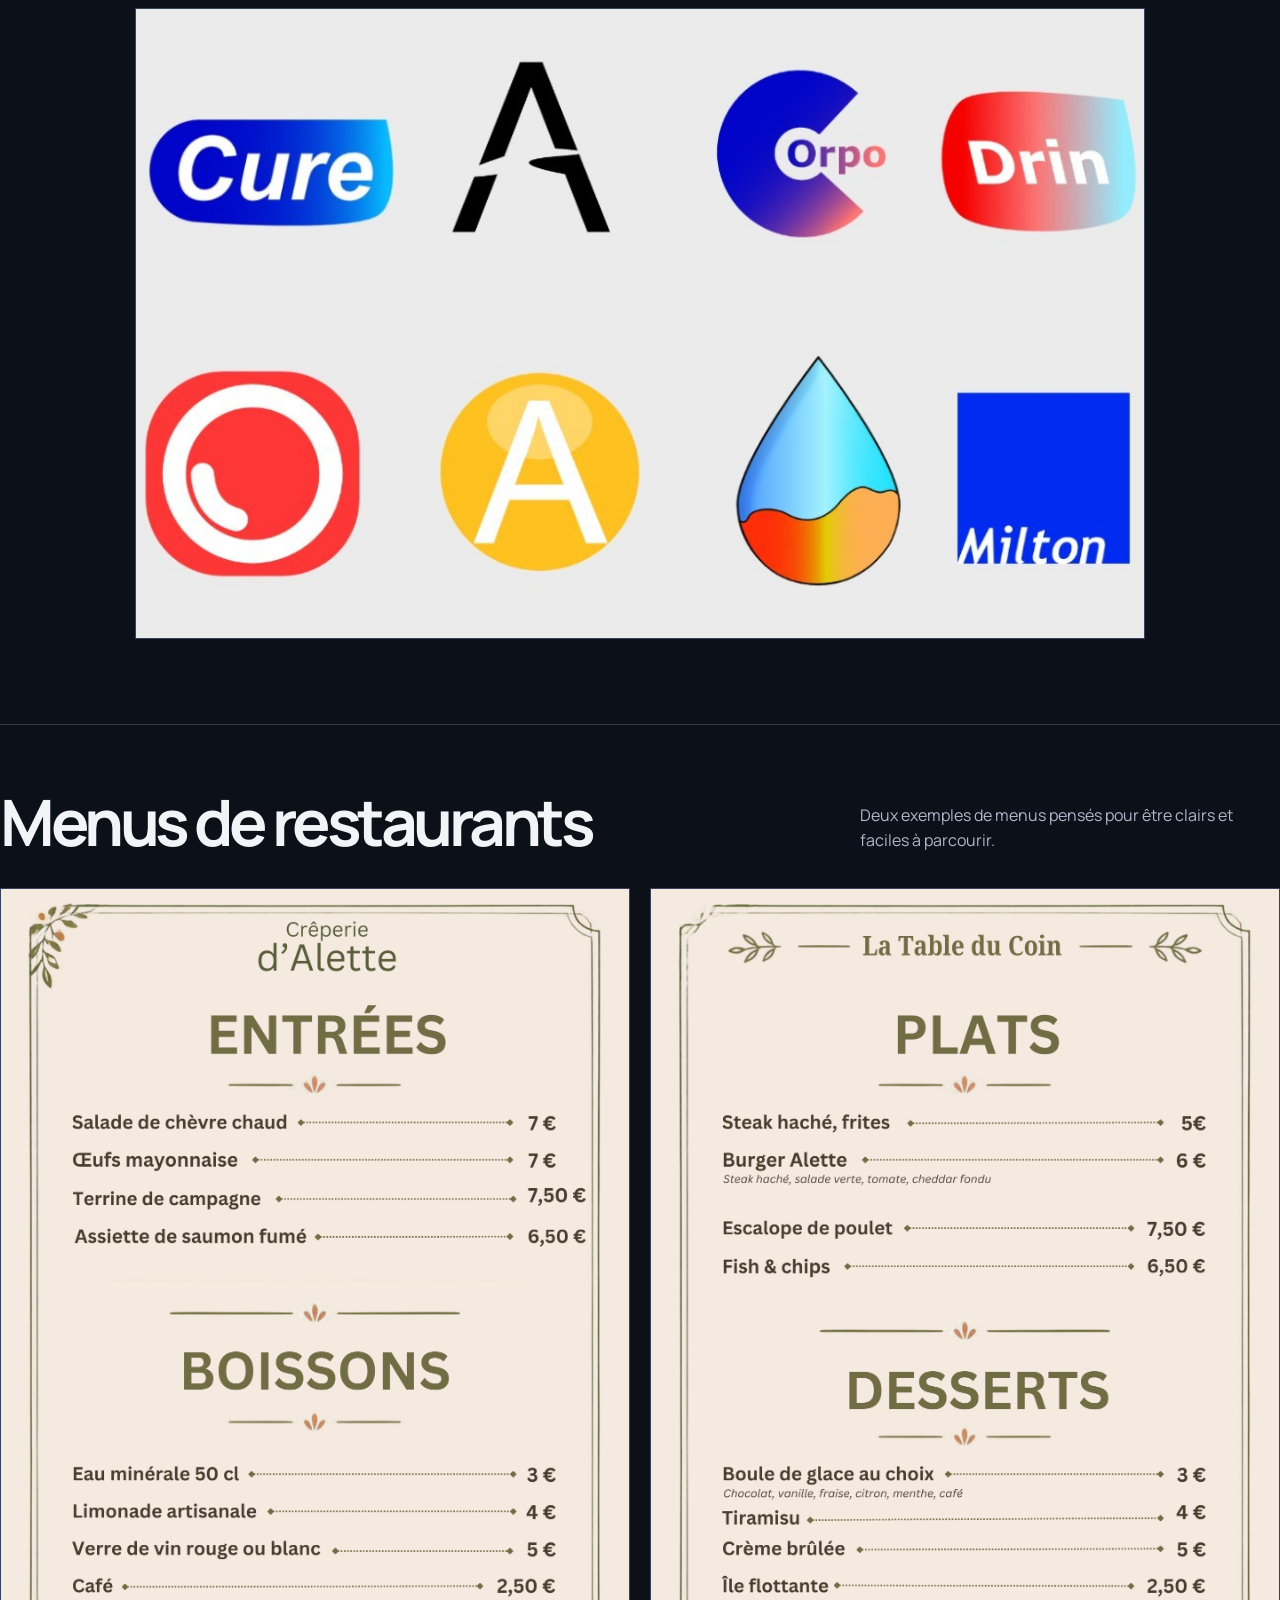
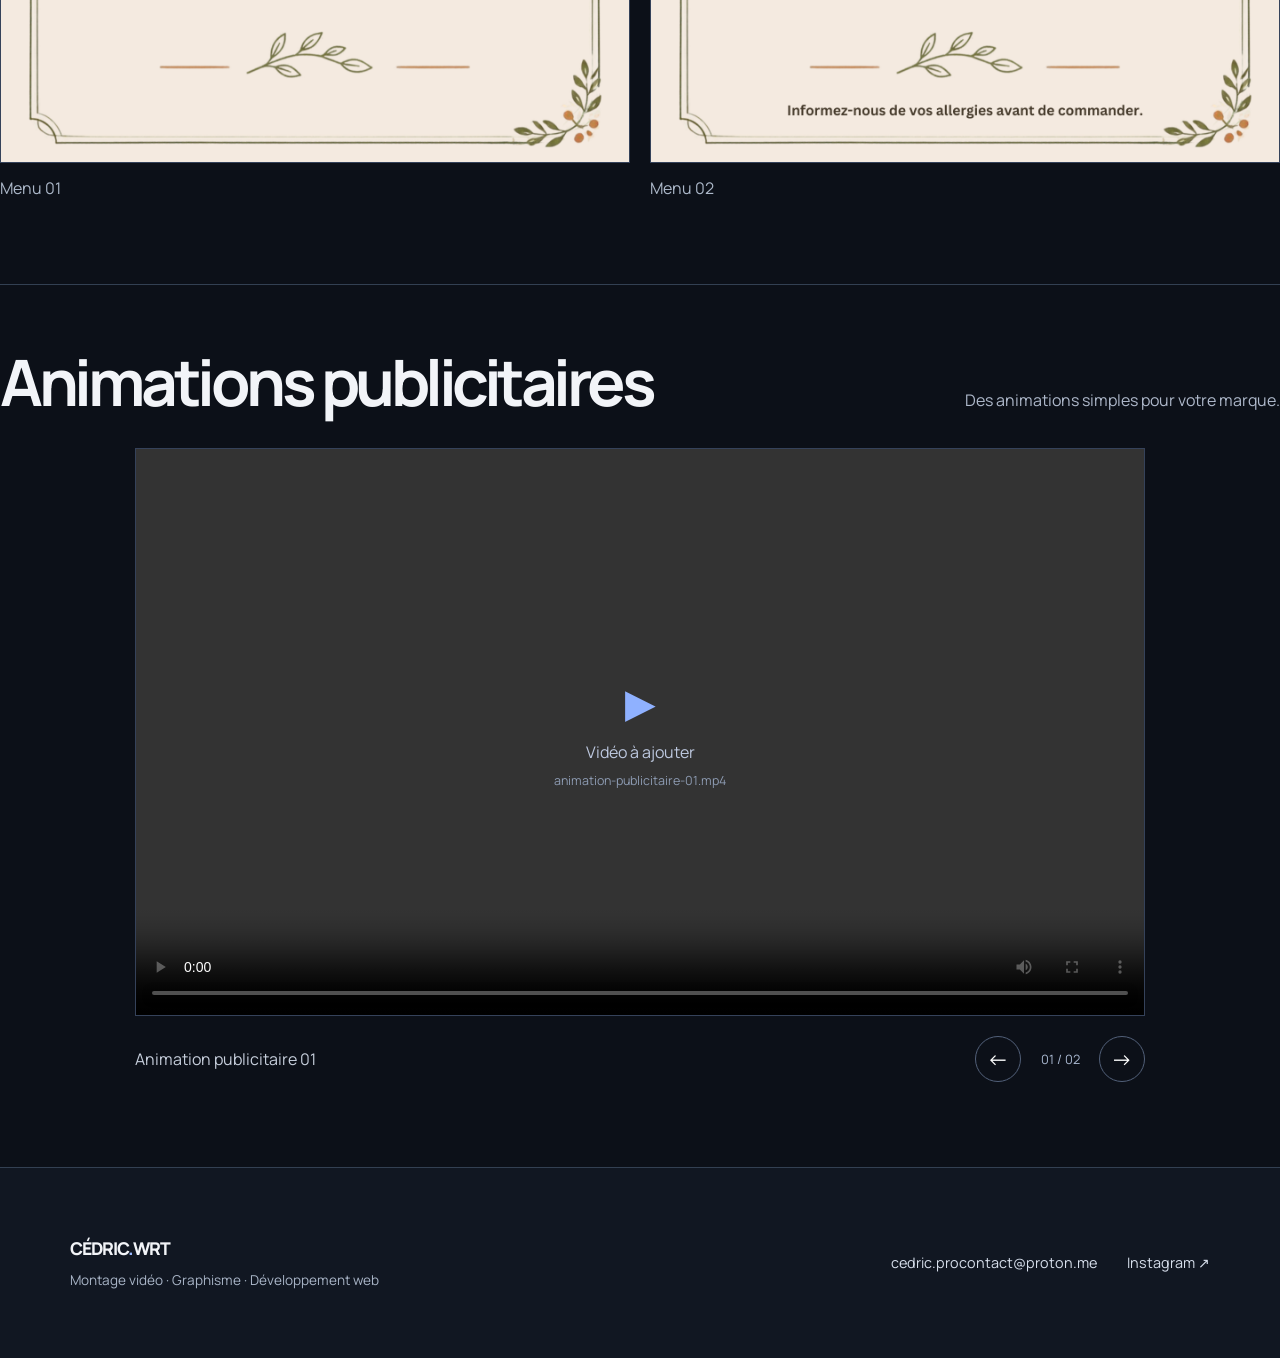
<file: graphisme.html>
<!DOCTYPE html>
<html lang="fr">
  <head>
    <meta charset="utf-8">
    <meta name="viewport" content="width=device-width, initial-scale=1">
    <meta name="description" content="Miniatures, logos, menus de restaurants et animations publicitaires.">
    <meta name="theme-color" content="#0c1018">
    <title>Graphiste et miniamaker — Cédric</title>
    <link rel="icon" type="image/svg+xml" href="data:image/svg+xml,%3Csvg%20xmlns%3D%22http%3A//www.w3.org/2000/svg%22%20viewBox%3D%220%200%2064%2064%22%3E%3Crect%20width%3D%2264%22%20height%3D%2264%22%20rx%3D%2214%22%20fill%3D%22%230c1018%22/%3E%3Cpath%20d%3D%22M17%2020h15c10%200%2016%205%2016%2012s-6%2012-16%2012H17V20zm12%208v8h4c4%200%206-1%206-4s-2-4-6-4h-4z%22%20fill%3D%22%239bb9ff%22/%3E%3Ccircle%20cx%3D%2251%22%20cy%3D%2245%22%20r%3D%224%22%20fill%3D%22%239bb9ff%22/%3E%3C/svg%3E">
    <link rel="stylesheet" href="style.css">
    <script src="app.js" defer></script>
  <noscript><style>.menu-toggle { display: none; } .header-inner { height: auto; min-height: 82px; flex-wrap: wrap; padding-top: 20px; padding-bottom: 20px; } .nav { display: flex; position: static; flex-wrap: wrap; } img { opacity: 1 !important; }</style></noscript></head>
  <body data-page="graphisme">
    <div id="app"><header class="site-header">
    <div class="shell header-inner">
      <a class="brand" href="index.html" aria-label="Cédric WRT, accueil">
        CÉDRIC<span>.</span>WRT
      </a>

      <button class="menu-toggle" type="button" aria-label="Ouvrir le menu" aria-expanded="false" aria-controls="main-nav">
        Menu
      </button>

      <nav class="nav" id="main-nav" aria-label="Navigation principale">
        <a href="index.html">Accueil</a><a href="montage-video.html">Montage vidéo</a><a href="graphisme.html" aria-current="page">Graphisme</a><a href="developpement-web.html">Développement web</a><a href="contact.html">Contact</a><span class="language-switcher" role="group" aria-label="Langue"><a href="graphisme.html" lang="fr" hreflang="fr" aria-label="Voir cette page en français" aria-current="page">FR</a><span aria-hidden="true"> / </span><a href="graphisme - en.html" lang="en" hreflang="en" aria-label="Voir cette page en anglais">EN</a></span>
      </nav>
    </div>
  </header>
      <div>

    <main>

        <section class="shell page-intro">

            <span class="eyebrow">
                02 / Graphisme
            </span>

            <h1>
                Graphisme
            </h1>

            <p class="lead">
                Miniatures, identités visuelles, menus et animations
                publicitaires : des formats différents, avec la même
                attention portée à la lisibilité et au détail.
            </p>

        </section>


        <section class="gallery-section shell">

            <div class="section-heading">

                <h2>
                    Miniatures
                </h2>

                <p>
                    Parcourez les visuels avec les flèches.
                </p>

            </div>


            <div class="carousel" data-gallery="thumbnails" data-kind="image">

                <div class="slide-visual media-frame">
          <img src="miniature-01.jpg" alt="Miniature 01">

          <div class="placeholder" aria-hidden="true">
            <span class="symbol">▧</span>
            Image à ajouter
            <small>miniature-01.jpg</small>
          </div>
        </div>

                <div class="carousel-bottom">

                    <p class="slide-caption" aria-live="polite">Miniature 01</p>

                    <div class="carousel-controls">

                        <button type="button" class="prev" aria-label="Image ou vidéo précédente">
                            ←
                        </button>

                        <span class="counter" aria-live="polite">01 / 03</span>

                        <button type="button" class="next" aria-label="Image ou vidéo suivante">
                            →
                        </button>

                    </div>

                </div>

            </div>

        </section>


        <section class="gallery-section shell">

            <div class="section-heading">

                <h2>
                    Logos
                </h2>

                <p>
                    Un aperçu des identités visuelles réunies
                    sur une même planche.
                </p>

            </div>

            <div class="logo-board">

                <div class="media-frame">

                    <img src="board-logos.jpg" alt="Planche de logos" loading="lazy">

                    <div class="placeholder" aria-hidden="true">
                        <span class="symbol">▧</span>
                        <span>Image à ajouter</span>
                        <small>board-logos.jpg</small>
                    </div>

                </div>

            </div>

        </section>


        <section class="gallery-section shell">

            <div class="section-heading">

                <h2>
                    Menus de restaurants
                </h2>

                <p>
                    Deux exemples de menus pensés pour être
                    clairs et faciles à parcourir.
                </p>

            </div>


            <div class="two-up">

                <div>

                    <div class="media-frame">

                        <img src="menu-restaurant-01.png" alt="Premier menu de restaurant" loading="lazy">

                        <div class="placeholder" aria-hidden="true">
                            <span class="symbol">▧</span>
                            <span>Image à ajouter</span>
                            <small>menu-restaurant-01.png</small>
                        </div>

                    </div>

                    <p class="card-caption">
                        Menu 01
                    </p>

                </div>


                <div>

                    <div class="media-frame">

                        <img src="menu-restaurant-02.png" alt="Deuxième menu de restaurant" loading="lazy">

                        <div class="placeholder" aria-hidden="true">
                            <span class="symbol">▧</span>
                            <span>Image à ajouter</span>
                            <small>menu-restaurant-02.png</small>
                        </div>

                    </div>

                    <p class="card-caption">
                        Menu 02
                    </p>

                </div>

            </div>

        </section>


        <section class="gallery-section shell">

            <div class="section-heading">

                <h2>
                    Animations publicitaires
                </h2>

                <p>
                    Des animations simples pour votre marque.
                </p>

            </div>


            <div class="carousel" data-gallery="ads" data-kind="video">

                <div class="slide-visual media-frame">
          <video src="animation-publicitaire-01.mp4" preload="metadata" controls playsinline aria-label="Animation publicitaire 01">
          </video>

          <div class="placeholder" aria-hidden="true">
            <span class="symbol">▶</span>
            Vidéo à ajouter
            <small>animation-publicitaire-01.mp4</small>
          </div>
        </div>

                <div class="carousel-bottom">

                    <p class="slide-caption" aria-live="polite">Animation publicitaire 01</p>

                    <div class="carousel-controls">

                        <button type="button" class="prev" aria-label="Image ou vidéo précédente">
                            ←
                        </button>

                        <span class="counter" aria-live="polite">01 / 02</span>

                        <button type="button" class="next" aria-label="Image ou vidéo suivante">
                            →
                        </button>

                    </div>

                </div>

            </div>

        </section>

    </main>

</div>
    <footer class="footer">
    <div class="shell footer-inner">
      <div>
        <a class="brand" href="index.html">
          CÉDRIC<span>.</span>WRT
        </a>
        <p>Montage vidéo · Graphisme · Développement web</p>
      </div>

      <div class="footer-links">
        <a href="mailto:cedric.procontact@proton.me">
          cedric.procontact@proton.me
        </a>

        <a href="https://www.instagram.com/cedric.wrt/" target="_blank" rel="noopener noreferrer">
          Instagram ↗
        </a>
      </div>
    </div>
  </footer></div>
  </body>
</html>
</file>
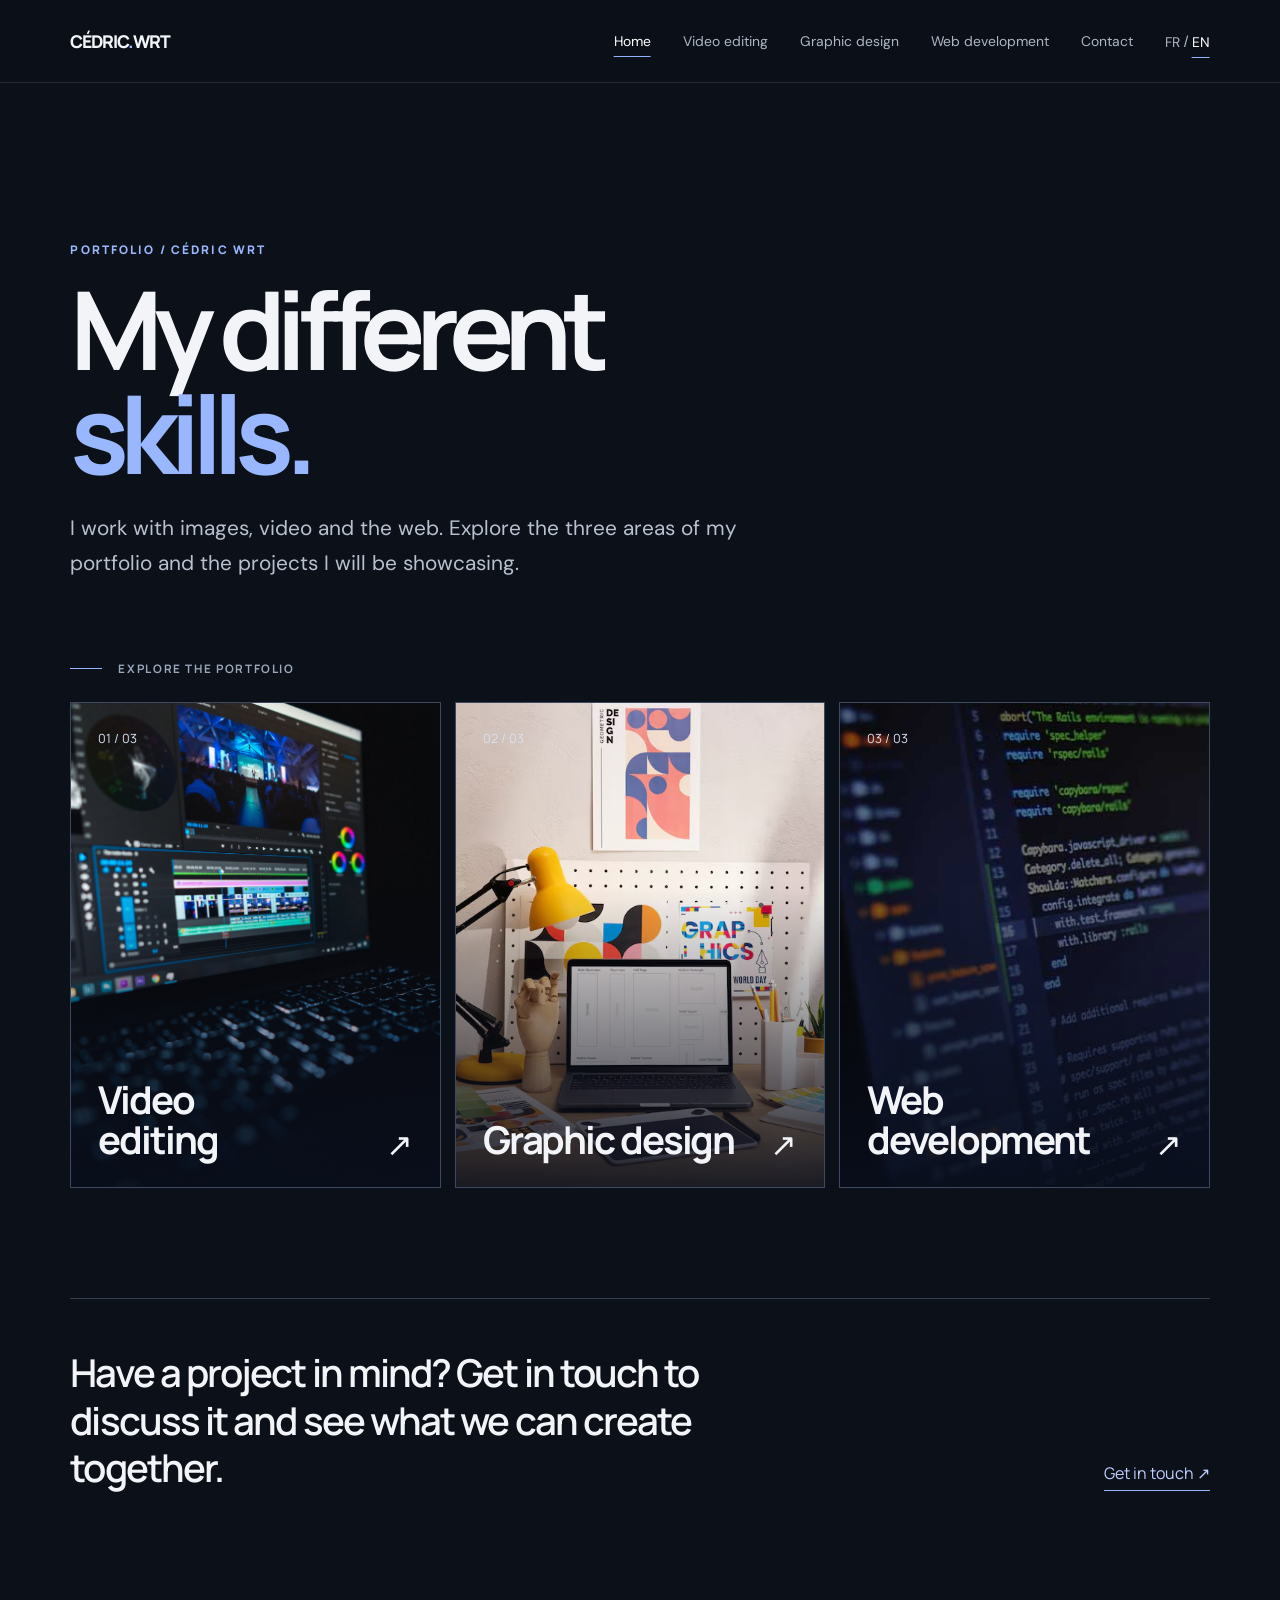
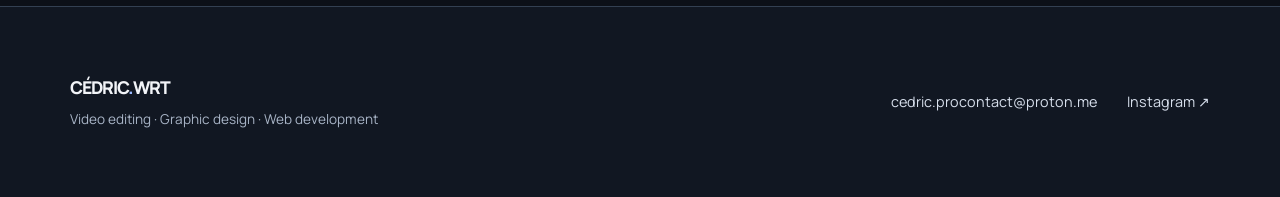
<file: index - en.html>
<!DOCTYPE html>
<html lang="en">
  <head>
    <meta charset="utf-8">
    <meta name="viewport" content="width=device-width, initial-scale=1">
    <meta name="description" content="Cédric WRT’s portfolio: video editing, graphic design and web development.">
    <meta name="theme-color" content="#0c1018">
    <meta name="google-site-verification" content="n42Hjs3k3lLM4R8ug6erLBP2VsBvYEFb4ZSpj8GW0FY" />
    <title>Portfolio: Video Editor, Graphic Designer & Web Developer — Cédric</title>
    <link rel="icon" type="image/svg+xml" href="data:image/svg+xml,%3Csvg%20xmlns%3D%22http%3A//www.w3.org/2000/svg%22%20viewBox%3D%220%200%2064%2064%22%3E%3Crect%20width%3D%2264%22%20height%3D%2264%22%20rx%3D%2214%22%20fill%3D%22%230c1018%22/%3E%3Cpath%20d%3D%22M17%2020h15c10%200%2016%205%2016%2012s-6%2012-16%2012H17V20zm12%208v8h4c4%200%206-1%206-4s-2-4-6-4h-4z%22%20fill%3D%22%239bb9ff%22/%3E%3Ccircle%20cx%3D%2251%22%20cy%3D%2245%22%20r%3D%224%22%20fill%3D%22%239bb9ff%22/%3E%3C/svg%3E">
    <link rel="stylesheet" href="style.css">
    <script src="app.js" defer></script>
  <meta content="website" property="og:type"><meta content="Portfolio: Video Editor, Graphic Designer & Web Developer — Cédric" property="og:title"><meta content="Cédric WRT’s portfolio: video editing, graphic design and web development." property="og:description"><meta content="summary" name="twitter:card"><meta content="Portfolio: Video Editor, Graphic Designer & Web Developer — Cédric" name="twitter:title"><meta content="Cédric WRT’s portfolio: video editing, graphic design and web development." name="twitter:description"><noscript><style>.menu-toggle { display: none; } .header-inner { height: auto; min-height: 82px; flex-wrap: wrap; padding-top: 20px; padding-bottom: 20px; } .nav { display: flex; position: static; flex-wrap: wrap; } img { opacity: 1 !important; }</style></noscript></head>
  <body data-page="accueil">
    <div id="app"><header class="site-header">
    <div class="shell header-inner">
      <a class="brand" href="index - en.html" aria-label="Cédric WRT, home">
        CÉDRIC<span>.</span>WRT
      </a>

      <button class="menu-toggle" type="button" aria-label="Open menu" aria-expanded="false" aria-controls="main-nav">
        Menu
      </button>

      <nav class="nav" id="main-nav" aria-label="Main navigation">
        <a href="index - en.html" aria-current="page">Home</a><a href="video editing - en.html">Video editing</a><a href="graphisme - en.html">Graphic design</a><a href="webdev - en.html">Web development</a><a href="contact - en.html">Contact</a><span class="language-switcher" role="group" aria-label="Language"><a href="index.html" lang="fr" hreflang="fr" aria-label="View this page in French">FR</a><span aria-hidden="true"> / </span><a href="index - en.html" lang="en" hreflang="en" aria-label="View this page in English" aria-current="page">EN</a></span>
      </nav>
    </div>
  </header>
      <main>

    <section class="shell home-hero">
        <span class="eyebrow">Portfolio / Cédric WRT</span>

        <h1>
            My different<br>
            <em>skills.</em>
        </h1>

        <p class="lead">
            I work with images, video and the web. Explore the three areas of my portfolio and the projects I will be showcasing.
        </p>
    </section>


    <section class="shell" aria-label="Areas of work">

        <div class="section-kicker">
            Explore the portfolio
        </div>

        <div class="tiles">

            <a class="tile" href="video editing - en.html">
                <div class="tile-preview">
                    <img src="accueil-montage.jpg" alt="" loading="lazy">
                </div>

                <span class="count">01 / 03</span>

                <span class="tile-footer">
                    <h2>Video<br>editing</h2>
                    <span class="arrow" aria-hidden="true">↗</span>
                </span>
            </a>


            <a class="tile" href="graphisme - en.html">
                <div class="tile-preview">
                    <img src="accueil-graphisme.jpg" alt="" loading="lazy">
                </div>

                <span class="count">02 / 03</span>

                <span class="tile-footer">
                    <h2>Graphic design</h2>
                    <span class="arrow" aria-hidden="true">↗</span>
                </span>
            </a>


            <a class="tile" href="webdev - en.html">
                <div class="tile-preview">
                    <img src="accueil-web.jpg" alt="" loading="lazy">
                </div>

                <span class="count">03 / 03</span>

                <span class="tile-footer">
                    <h2>Web<br>development</h2>
                    <span class="arrow" aria-hidden="true">↗</span>
                </span>
            </a>

        </div>


        <div class="closing">

            <h2>
                Have a project in mind? Get in touch to discuss it and see what we can create together.
            </h2>

            <a class="text-link" href="contact - en.html">
                Get in touch ↗
            </a>

        </div>

    </section>

</main>
    <footer class="footer">
    <div class="shell footer-inner">
      <div>
        <a class="brand" href="index - en.html">
          CÉDRIC<span>.</span>WRT
        </a>
        <p>Video editing · Graphic design · Web development</p>
      </div>

      <div class="footer-links">
        <a href="mailto:cedric.procontact@proton.me">
          cedric.procontact@proton.me
        </a>

        <a href="https://www.instagram.com/cedric.wrt/" target="_blank" rel="noopener noreferrer">
          Instagram ↗
        </a>
      </div>
    </div>
  </footer></div>
  </body>
</html>
</file>
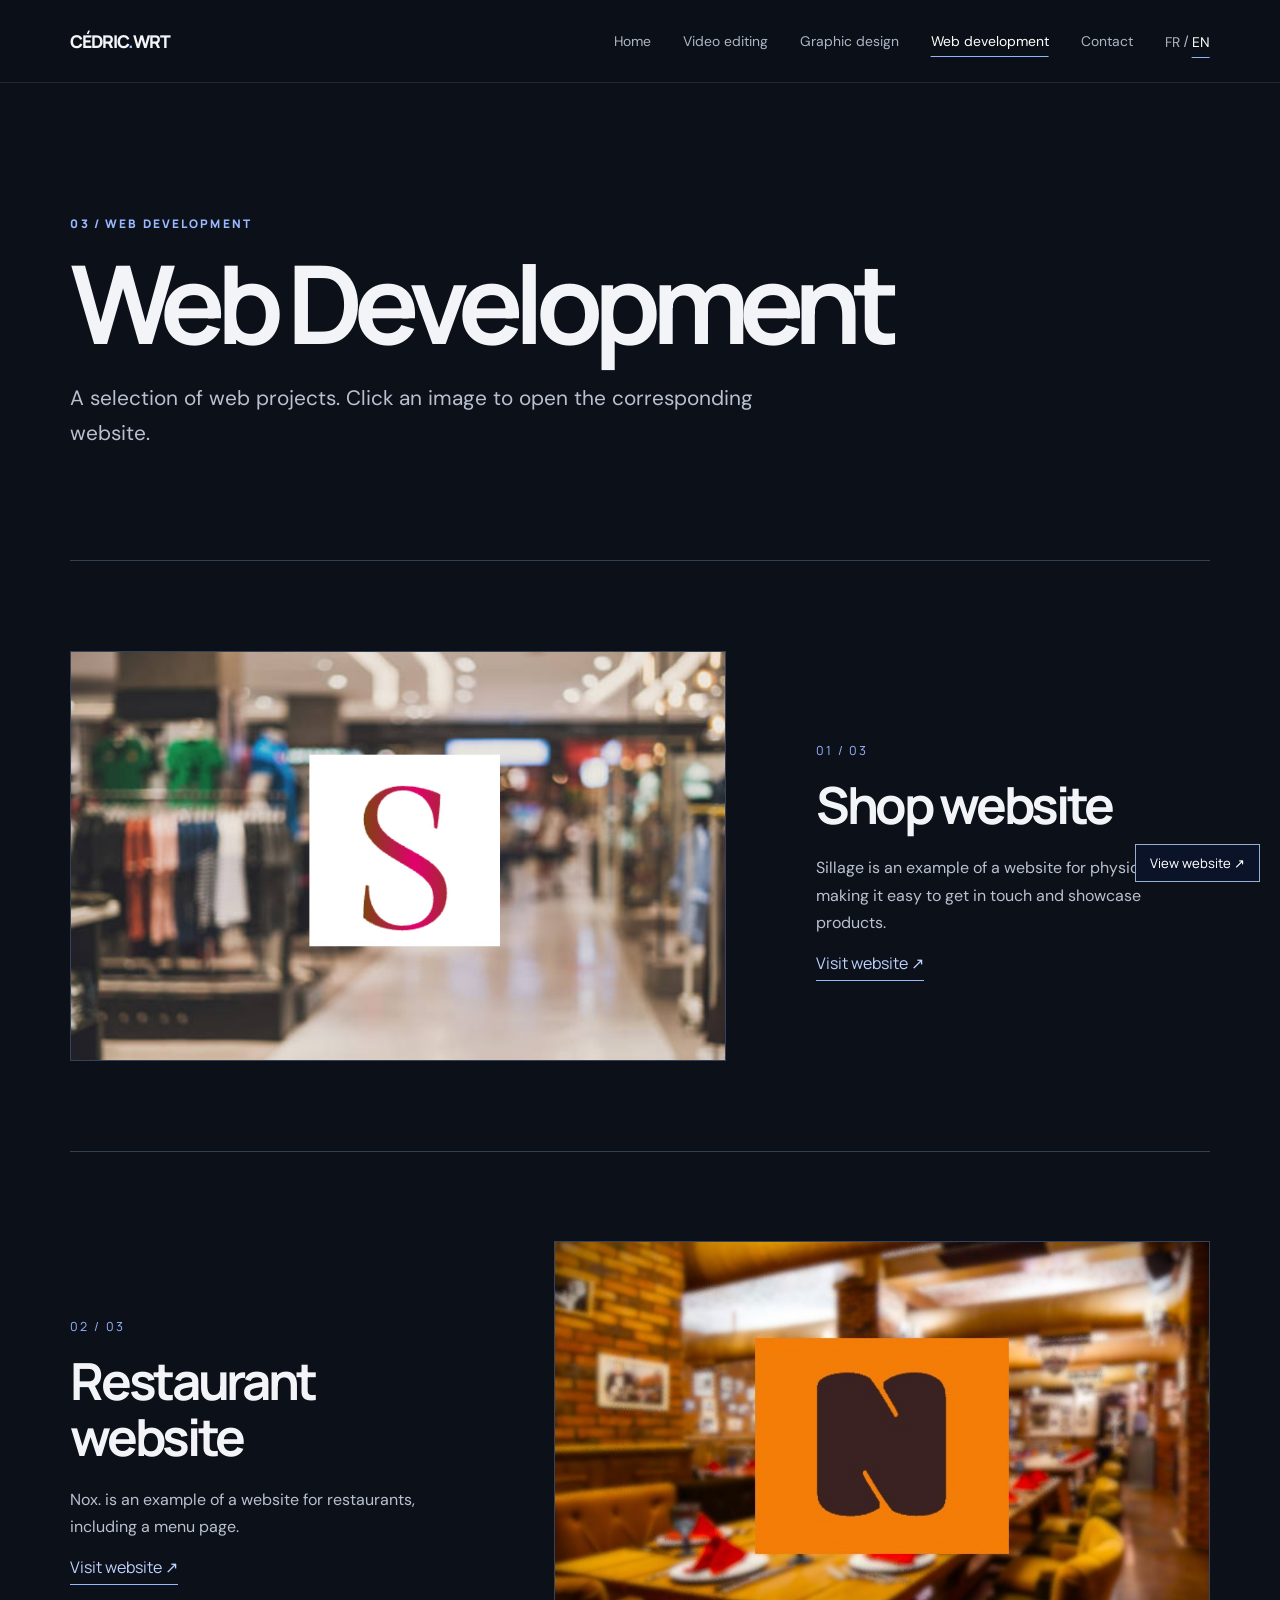
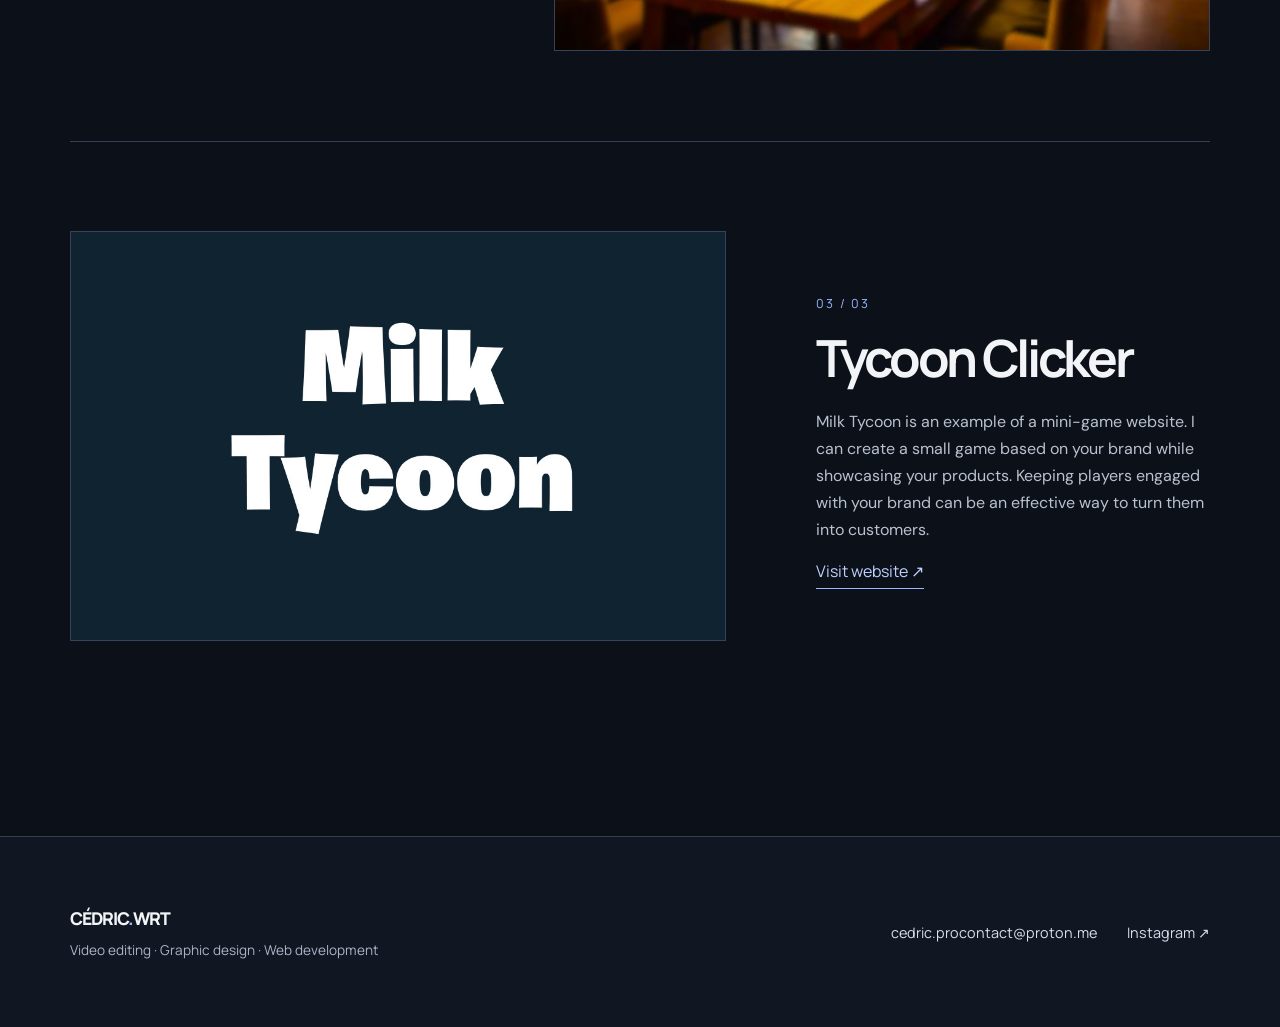
<file: webdev - en.html>
<!DOCTYPE html>
<html lang="en">
  <head>
    <meta charset="utf-8">
    <meta name="viewport" content="width=device-width, initial-scale=1">
    <meta name="description" content="Explore web development projects by Cédric WRT, including shops, restaurants and mini-games.">
    <meta name="theme-color" content="#0c1018">
    <title>Affordable Web Development — Cédric</title>
    <link rel="icon" type="image/svg+xml" href="data:image/svg+xml,%3Csvg%20xmlns%3D%22http%3A//www.w3.org/2000/svg%22%20viewBox%3D%220%200%2064%2064%22%3E%3Crect%20width%3D%2264%22%20height%3D%2264%22%20rx%3D%2214%22%20fill%3D%22%230c1018%22/%3E%3Cpath%20d%3D%22M17%2020h15c10%200%2016%205%2016%2012s-6%2012-16%2012H17V20zm12%208v8h4c4%200%206-1%206-4s-2-4-6-4h-4z%22%20fill%3D%22%239bb9ff%22/%3E%3Ccircle%20cx%3D%2251%22%20cy%3D%2245%22%20r%3D%224%22%20fill%3D%22%239bb9ff%22/%3E%3C/svg%3E">
    <link rel="stylesheet" href="style.css">
    <script src="app.js" defer></script>
  <meta content="website" property="og:type"><meta content="Affordable Web Development — Cédric" property="og:title"><meta content="Explore web development projects by Cédric WRT, including shops, restaurants and mini-games." property="og:description"><meta content="summary" name="twitter:card"><meta content="Affordable Web Development — Cédric" name="twitter:title"><meta content="Explore web development projects by Cédric WRT, including shops, restaurants and mini-games." name="twitter:description"><noscript><style>.menu-toggle { display: none; } .header-inner { height: auto; min-height: 82px; flex-wrap: wrap; padding-top: 20px; padding-bottom: 20px; } .nav { display: flex; position: static; flex-wrap: wrap; } img { opacity: 1 !important; }</style></noscript></head>
  <body data-page="web">
    <div id="app"><header class="site-header">
    <div class="shell header-inner">
      <a class="brand" href="index - en.html" aria-label="Cédric WRT, home">
        CÉDRIC<span>.</span>WRT
      </a>

      <button class="menu-toggle" type="button" aria-label="Open menu" aria-expanded="false" aria-controls="main-nav">
        Menu
      </button>

      <nav class="nav" id="main-nav" aria-label="Main navigation">
        <a href="index - en.html">Home</a><a href="video editing - en.html">Video editing</a><a href="graphisme - en.html">Graphic design</a><a href="webdev - en.html" aria-current="page">Web development</a><a href="contact - en.html">Contact</a><span class="language-switcher" role="group" aria-label="Language"><a href="developpement-web.html" lang="fr" hreflang="fr" aria-label="View this page in French">FR</a><span aria-hidden="true"> / </span><a href="webdev - en.html" lang="en" hreflang="en" aria-label="View this page in English" aria-current="page">EN</a></span>
      </nav>
    </div>
  </header>
      <div>

    <main>

        <section class="shell page-intro">

            <span class="eyebrow">
                03 / Web development
            </span>

            <h1>
                Web Development
            </h1>

            <p class="lead">
                A selection of web projects. Click an image to open the corresponding website.
            </p>

        </section>


        <div class="shell work-list">


            <article class="work-row">

                <a class="media-link" href="https://cedricverse7.github.io/landingpage/" target="_blank" rel="noopener noreferrer" aria-label="Open shop website in a new tab">

                    <div class="media-frame">

                        <img src="site-01.jpg" alt="Shop website" loading="lazy">

                        <div class="placeholder" aria-hidden="true">
                            <span class="symbol">▧</span>
                            <span>Image to be added</span>
                            <small>site-01.jpg</small>
                        </div>

                    </div>

                    <span class="external-badge">
                        View website ↗
                    </span>

                </a>


                <div class="work-copy">

                    <span class="index">
                        01 / 03
                    </span>

                    <h2>
                        Shop website
                    </h2>

                    <p>
                        Sillage is an example of a website for physical shops, making it easy to get in touch and showcase products.
                    </p>

                    <a class="text-link" href="https://cedricverse7.github.io/landingpage/" target="_blank" rel="noopener noreferrer">
                        Visit website ↗
                    </a>

                </div>

            </article>


            <article class="work-row reverse">

                <a class="media-link" href="https://cedricverse7.github.io/restaurant.landingpage/" target="_blank" rel="noopener noreferrer" aria-label="Open restaurant website in a new tab">

                    <div class="media-frame">

                        <img src="site-02.jpg" alt="Restaurant website" loading="lazy">

                        <div class="placeholder" aria-hidden="true">
                            <span class="symbol">▧</span>
                            <span>Image to be added</span>
                            <small>site-02.jpg</small>
                        </div>

                    </div>

                    <span class="external-badge">
                        View website ↗
                    </span>

                </a>


                <div class="work-copy">

                    <span class="index">
                        02 / 03
                    </span>

                    <h2>
                        Restaurant website
                    </h2>

                    <p>
                        Nox. is an example of a website for restaurants, including a menu page.
                    </p>

                    <a class="text-link" href="https://cedricverse7.github.io/restaurant.landingpage/" target="_blank" rel="noopener noreferrer">
                        Visit website ↗
                    </a>

                </div>

            </article>


            <article class="work-row">

                <a class="media-link" href="https://cedricverse7.github.io/tycoontemplate/" target="_blank" rel="noopener noreferrer" aria-label="Open Tycoon Clicker in a new tab">

                    <div class="media-frame">

                        <img src="site-03.jpg" alt="Tycoon Clicker" loading="lazy">

                        <div class="placeholder" aria-hidden="true">
                            <span class="symbol">▧</span>
                            <span>Image to be added</span>
                            <small>site-03.jpg</small>
                        </div>

                    </div>

                    <span class="external-badge">
                        View website ↗
                    </span>

                </a>


                <div class="work-copy">

                    <span class="index">
                        03 / 03
                    </span>

                    <h2>
                        Tycoon Clicker
                    </h2>

                    <p>
                        Milk Tycoon is an example of a mini-game website. I can create a small game based on your brand while showcasing your products. Keeping players engaged with your brand can be an effective way to turn them into customers.
                    </p>

                    <a class="text-link" href="https://cedricverse7.github.io/tycoontemplate/" target="_blank" rel="noopener noreferrer">
                        Visit website ↗
                    </a>

                </div>

            </article>


        </div>

    </main>

</div>
    <footer class="footer">
    <div class="shell footer-inner">
      <div>
        <a class="brand" href="index - en.html">
          CÉDRIC<span>.</span>WRT
        </a>
        <p>Video editing · Graphic design · Web development</p>
      </div>

      <div class="footer-links">
        <a href="mailto:cedric.procontact@proton.me">
          cedric.procontact@proton.me
        </a>

        <a href="https://www.instagram.com/cedric.wrt/" target="_blank" rel="noopener noreferrer">
          Instagram ↗
        </a>
      </div>
    </div>
  </footer></div>
  </body>
</html>
</file>
<file: style.css>
@import url('https://fonts.googleapis.com/css2?family=DM+Sans:wght@400;500;600;700&family=Manrope:wght@400;500;600;700;800&display=swap');

:root {
  font-family: Manrope, Arial, sans-serif;
  color: #f2f4f8;
  background: #0c1018;
  font-size: 16px;
  scroll-behavior: smooth;
}

* {
  box-sizing: border-box;
}

body {
  margin: 0;
  min-width: 320px;
}

a {
  color: inherit;
  text-decoration: none;
}

button {
  font: inherit;
}

img,
video {
  display: block;
  max-width: 100%;
}

::selection {
  background: #a8c3ff;
  color: #101725;
}

.shell {
  max-width: 1440px;
  margin: auto;
  padding: 0 clamp(20px, 5.5vw, 88px);
}

.site-header {
  position: sticky;
  z-index: 20;
  top: 0;
  border-bottom: 1px solid #ffffff1c;
  background: #0c1018e8;
  backdrop-filter: blur(18px);
}

.header-inner {
  height: 82px;
  display: flex;
  align-items: center;
  justify-content: space-between;
  gap: 24px;
}

.brand {
  font-size: 1.1rem;
  font-weight: 800;
  letter-spacing: -.06em;
  white-space: nowrap;
}

.brand span {
  color: #99b8ff;
}

.nav {
  display: flex;
  gap: clamp(15px, 2.5vw, 34px);
  align-items: center;
}

.nav a {
  font-family: 'DM Sans', Arial, sans-serif;
  font-size: .87rem;
  color: #aeb6c6;
  transition: color .2s;
}

.nav a:hover,
.nav a[aria-current=page] {
  color: #fff;
}

.nav a[aria-current=page] {
  text-decoration: underline;
  text-decoration-color: #91b4ff;
  text-underline-offset: 10px;
}

.menu-toggle {
  display: none;
  background: none;
  border: 1px solid #41495b;
  border-radius: 8px;
  color: white;
  padding: 8px 11px;
}

.eyebrow {
  color: #99b8ff;
  text-transform: uppercase;
  letter-spacing: .18em;
  font-size: .74rem;
  font-weight: 800;
}

.page-intro {
  padding-top: clamp(75px, 10vw, 146px);
  padding-bottom: clamp(66px, 7vw, 110px);
}

.page-intro h1,
.home-hero h1 {
  font-size: clamp(3.6rem, 8.5vw, 8.6rem);
  line-height: .96;
  letter-spacing: -.085em;
  margin: 18px 0 26px;
  font-weight: 700;
  max-width: 1100px;
}

.home-hero h1 em,
.page-intro h1 em {
  font-style: normal;
  color: #98b7ff;
}

.lead {
  font-family: 'DM Sans', Arial, sans-serif;
  color: #b9c1d0;
  font-size: clamp(1.05rem, 1.7vw, 1.3rem);
  line-height: 1.65;
  max-width: 730px;
}

.home-hero {
  padding-top: clamp(80px, 12vw, 174px);
  padding-bottom: 60px;
}

.home-hero .lead {
  max-width: 680px;
}

.section-kicker {
  display: flex;
  align-items: center;
  gap: 16px;
  color: #9ba7bb;
  text-transform: uppercase;
  letter-spacing: .14em;
  font-size: .73rem;
  font-weight: 700;
  margin-bottom: 25px;
}

.section-kicker:before {
  content: '';
  width: 32px;
  height: 1px;
  background: #95b5ff;
}

.tiles {
  display: grid;
  grid-template-columns: repeat(3, minmax(0, 1fr));
  gap: 14px;
  margin: 0 0 110px;
}

.tile {
  min-height: clamp(350px, 38vw, 560px);
  position: relative;
  overflow: hidden;
  border: 1px solid #3c4961;
  background: #17223a;
  display: flex;
  flex-direction: column;
  justify-content: space-between;
  padding: 27px;
  isolation: isolate;
}

.tile:before {
  content: '';
  position: absolute;
  inset: 0;
  background: linear-gradient(180deg, transparent 38%, #090e1ce8 100%);
  z-index: -1;
}

.tile:nth-child(2) {
  background: #283044;
}

.tile:nth-child(3) {
  background: #1a2b35;
}

.tile:hover .tile-preview {
  transform: scale(1.05);
}

.tile-preview {
  position: absolute;
  inset: 0;
  z-index: -2;
  transition: transform .5s;
}

.tile-preview img {
  width: 100%;
  height: 100%;
  object-fit: cover;
  opacity: 1;
  transition: opacity .3s;
}

.tile-preview img.loaded {
  opacity: 1;
}

.tile:nth-child(1) .tile-preview {
  background: radial-gradient(circle at 60% 36%, #5477bc 0, #243758 38%, #142139 75%);
}

.tile:nth-child(2) .tile-preview {
  background: radial-gradient(circle at 35% 40%, #a4829c 0, #4c4056 36%, #242b3d 77%);
}

.tile:nth-child(3) .tile-preview {
  background: radial-gradient(circle at 70% 32%, #6e9c9a 0, #2c5b6a 34%, #182c3d 78%);
}

.tile .count {
  font-size: .79rem;
  color: #d9e1f4;
}

.tile-footer {
  display: flex;
  align-items: end;
  justify-content: space-between;
  gap: 10px;
}

.tile h2 {
  font-size: clamp(1.65rem, 3vw, 3rem);
  line-height: 1.05;
  letter-spacing: -.055em;
  margin: 0;
}

.tile .arrow {
  font-size: 2rem;
  line-height: 1;
}

.closing {
  display: flex;
  justify-content: space-between;
  gap: 28px;
  align-items: end;
  border-top: 1px solid #334052;
  padding: 50px 0 115px;
}

.closing h2 {
  max-width: 720px;
  font-size: clamp(1.6rem, 3vw, 3rem);
  line-height: 1.23;
  letter-spacing: -.05em;
  margin: 0;
  font-weight: 600;
}

.text-link {
  border-bottom: 1px solid #98b7ff;
  padding-bottom: 6px;
  color: #bdd0ff;
  white-space: nowrap;
}

.work-list {
  padding-bottom: 105px;
}

.work-row {
  display: grid;
  grid-template-columns: minmax(0, 1.25fr) minmax(270px, .75fr);
  gap: clamp(35px, 7vw, 110px);
  align-items: center;
  border-top: 1px solid #344153;
  padding: clamp(45px, 7vw, 95px) 0;
}

.work-row.reverse {
  grid-template-columns: minmax(270px, .75fr) minmax(0, 1.25fr);
}

.work-row.reverse .media-frame {
  grid-column: 2;
  grid-row: 1;
}

.work-row.reverse .work-copy {
  grid-column: 1;
  grid-row: 1;
}

.work-copy .index {
  color: #97b6ff;
  font-size: .78rem;
  letter-spacing: .15em;
}

.work-copy h2 {
  font-size: clamp(2rem, 4vw, 4.4rem);
  letter-spacing: -.065em;
  line-height: 1.08;
  margin: 17px 0 22px;
}

.work-copy p {
  font-family: 'DM Sans', Arial, sans-serif;
  color: #b9c1d0;
  line-height: 1.7;
  max-width: 450px;
}

.media-frame {
  aspect-ratio: 16/10;
  position: relative;
  background: #182335;
  border: 1px solid #35425a;
  overflow: hidden;
  display: grid;
  place-items: center;
}

.media-frame img,
.media-frame video {
  position: absolute;
  inset: 0;
  width: 100%;
  height: 100%;
  object-fit: cover;
  opacity: 1;
  transition: opacity .3s;
}

.media-frame .loaded {
  opacity: 1;
}

.placeholder {
  z-index: 1;
  text-align: center;
  color: #bdc8df;
  padding: 18px;
  pointer-events: none;
}

.placeholder .symbol {
  font-size: 2.5rem;
  color: #8fb1ff;
  display: block;
  margin-bottom: 12px;
}

.placeholder small {
  display: block;
  color: #8d9bb2;
  font-size: .78rem;
  margin-top: 9px;
  overflow-wrap: anywhere;
}

.media-frame:has(.loaded) .placeholder {
  display: none;
}

.media-frame video.loaded {
  z-index: 2;
}

.external-badge {
  position: absolute;
  right: 20px;
  bottom: 18px;
  z-index: 3;
  background: #0b1328cb;
  color: white;
  border: 1px solid #95aed4;
  padding: 9px 14px;
  font-size: .82rem;
}

.media-link:hover .external-badge {
  background: #9bb9ff;
  color: #0b1526;
}

.gallery-section {
  border-top: 1px solid #334052;
  padding: 65px 0 85px;
}

.section-heading {
  display: flex;
  align-items: end;
  justify-content: space-between;
  gap: 20px;
  margin-bottom: 34px;
}

.section-heading h2 {
  font-size: clamp(2.2rem, 5vw, 5rem);
  letter-spacing: -.07em;
  line-height: 1;
  margin: 0;
}

.section-heading p {
  color: #aeb8ca;
  max-width: 420px;
  line-height: 1.6;
  margin: 0;
}

.carousel {
  max-width: 1010px;
  margin: auto;
}

.slide-visual {
  aspect-ratio: 16/9;
  background: #182335;
}

.carousel-bottom {
  display: flex;
  justify-content: space-between;
  gap: 24px;
  align-items: center;
  margin-top: 20px;
}

.slide-caption {
  color: #c6cedb;
  margin: 0;
}

.carousel-controls {
  display: flex;
  align-items: center;
  gap: 13px;
  white-space: nowrap;
}

.carousel-controls button {
  border: 1px solid #526079;
  color: #fff;
  background: transparent;
  border-radius: 50%;
  width: 46px;
  height: 46px;
  cursor: pointer;
  font-size: 1.35rem;
}

.carousel-controls button:hover,
.carousel-controls button:focus-visible {
  background: #a6bfff;
  color: #09111d;
}

.counter {
  font-size: .8rem;
  color: #aab9d1;
  min-width: 52px;
  text-align: center;
}

.logo-board {
  max-width: 1010px;
  margin: auto;
}

.two-up {
  display: grid;
  grid-template-columns: repeat(2, minmax(0, 1fr));
  gap: 20px;
}

.two-up .media-frame {
  aspect-ratio: 18/25;
}

.portrait-video .media-frame {
  aspect-ratio: 9 / 16;
  max-width: 420px;
}

.card-caption {
  color: #acb8c9;
  margin: 14px 0 0;
}

.contact-block {
  display: grid;
  grid-template-columns: 1fr 1fr;
  gap: 45px;
  border-top: 1px solid #344153;
  padding: 75px 0 145px;
}

.contact-block h2 {
  font-size: clamp(1.7rem, 3vw, 3.2rem);
  line-height: 1.25;
  letter-spacing: -.05em;
  margin: 0;
}

.contact-links {
  display: grid;
  gap: 28px;
}

.contact-links a {
  font-size: clamp(1.2rem, 2vw, 2rem);
  border-bottom: 1px solid #344153;
  padding-bottom: 18px;
  overflow-wrap: anywhere;
}

.contact-links a:hover {
  color: #a5beff;
}

.contact-links span {
  display: block;
  font-size: .74rem;
  text-transform: uppercase;
  letter-spacing: .14em;
  color: #a9b9d1;
  margin-bottom: 10px;
}

.footer {
  border-top: 1px solid #334052;
  background: #111722;
}

.footer-inner {
  min-height: 190px;
  display: flex;
  justify-content: space-between;
  align-items: center;
  gap: 30px;
}

.footer p {
  color: #a9b5c7;
  font-size: .85rem;
  margin: 11px 0 0;
}

.footer-links {
  display: flex;
  flex-wrap: wrap;
  gap: 16px 30px;
  color: #d7dfec;
  font-size: .9rem;
}

.footer-links a:hover {
  color: #9dbbff;
}

:focus-visible {
  outline: 2px solid #a5c2ff;
  outline-offset: 4px;
}

@media (max-width: 900px) {
  .header-inner {
    height: 70px;
  }

  .tiles {
    grid-template-columns: 1fr;
    gap: 12px;
  }

  .tile {
    min-height: 340px;
  }

  .work-row,
  .work-row.reverse {
    grid-template-columns: 1fr;
    gap: 25px;
  }

  .work-row.reverse .media-frame,
  .work-row.reverse .work-copy {
    grid-column: auto;
    grid-row: auto;
  }

  .work-row.reverse .media-frame {
    order: 0;
  }

  .work-row.reverse .work-copy {
    order: 1;
  }

  .closing,
  .contact-block {
    display: block;
  }

  .closing .text-link {
    display: inline-block;
    margin-top: 25px;
  }

  .contact-links {
    margin-top: 38px;
  }
}

@media (max-width: 690px) {
  .menu-toggle {
    display: block;
  }

  .nav {
    display: none;
    position: absolute;
    top: 70px;
    left: 0;
    right: 0;
    background: #101722;
    border-bottom: 1px solid #45506a;
    padding: 22px;
    flex-direction: column;
    align-items: flex-start;
    gap: 22px;
  }

  .nav.open {
    display: flex;
  }

  .nav a {
    font-size: 1rem;
  }

  .page-intro {
    padding-top: 77px;
    padding-bottom: 60px;
  }

  .home-hero {
    padding-top: 92px;
  }

  .home-hero h1,
  .page-intro h1 {
    font-size: clamp(3.1rem, 15vw, 5.7rem);
  }

  .section-heading {
    display: block;
  }

  .section-heading p {
    margin-top: 16px;
  }

  .two-up {
    grid-template-columns: 1fr;
  }

  .footer-inner {
    align-items: flex-start;
    flex-direction: column;
    justify-content: center;
    padding-top: 36px;
    padding-bottom: 36px;
  }

  .carousel-bottom {
    align-items: flex-start;
    flex-direction: column;
  }

  .contact-block {
    padding-bottom: 90px;
  }
}
/* Same typography, colors and active state as the navigation. */
.language-switcher { white-space: nowrap; color: #aeb6c6; }
</file>
